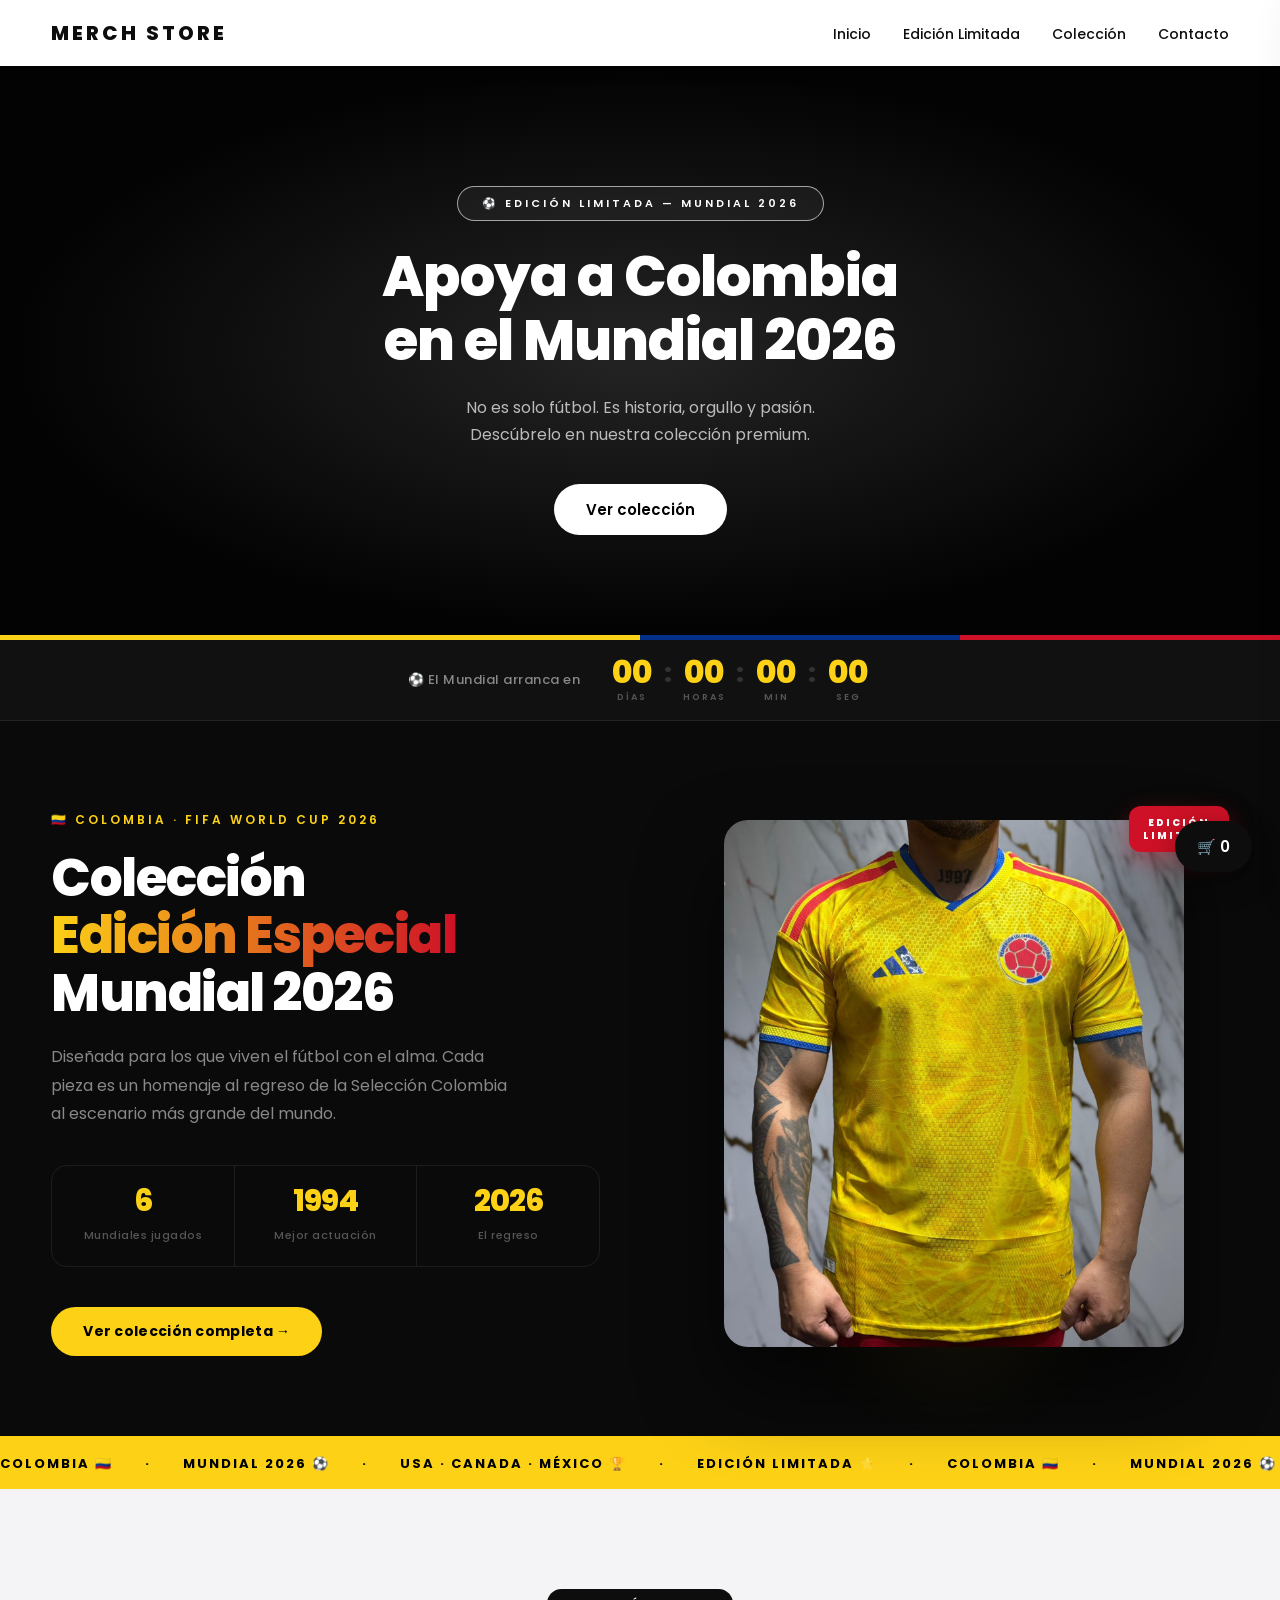
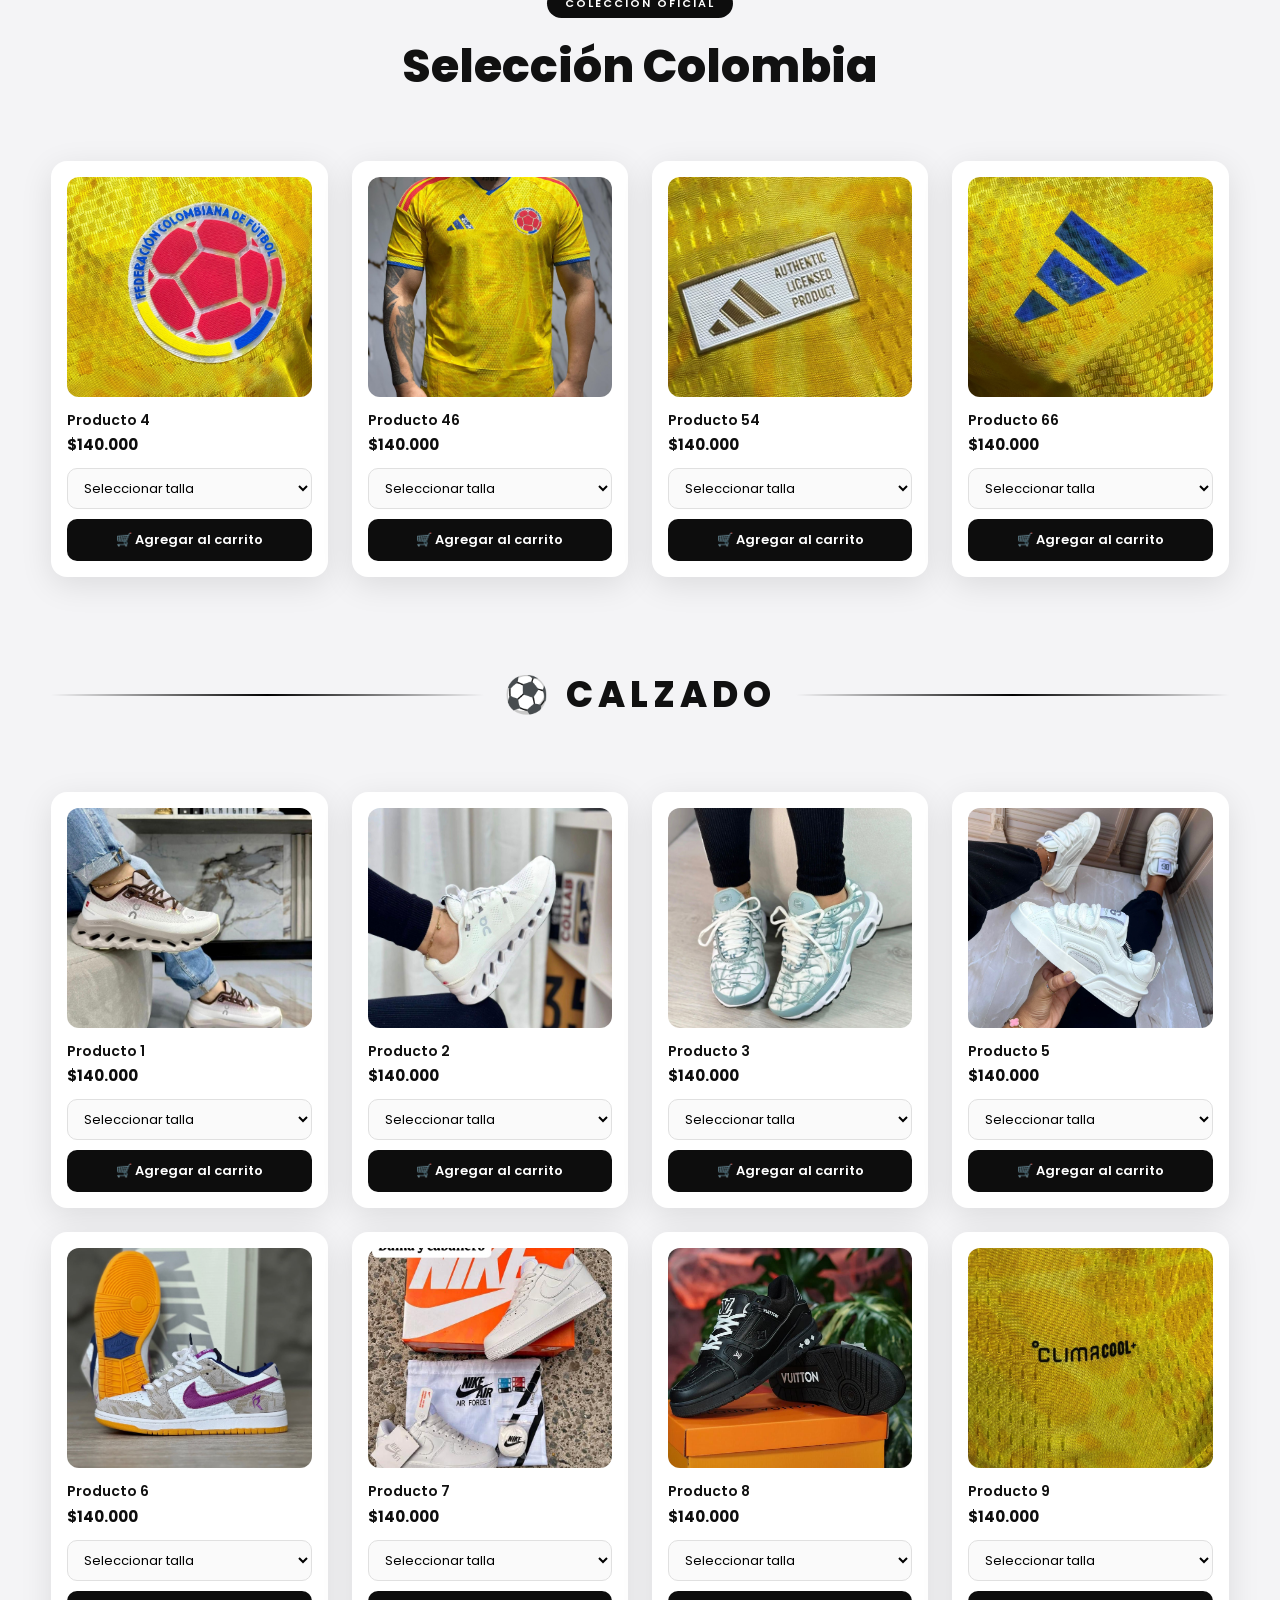
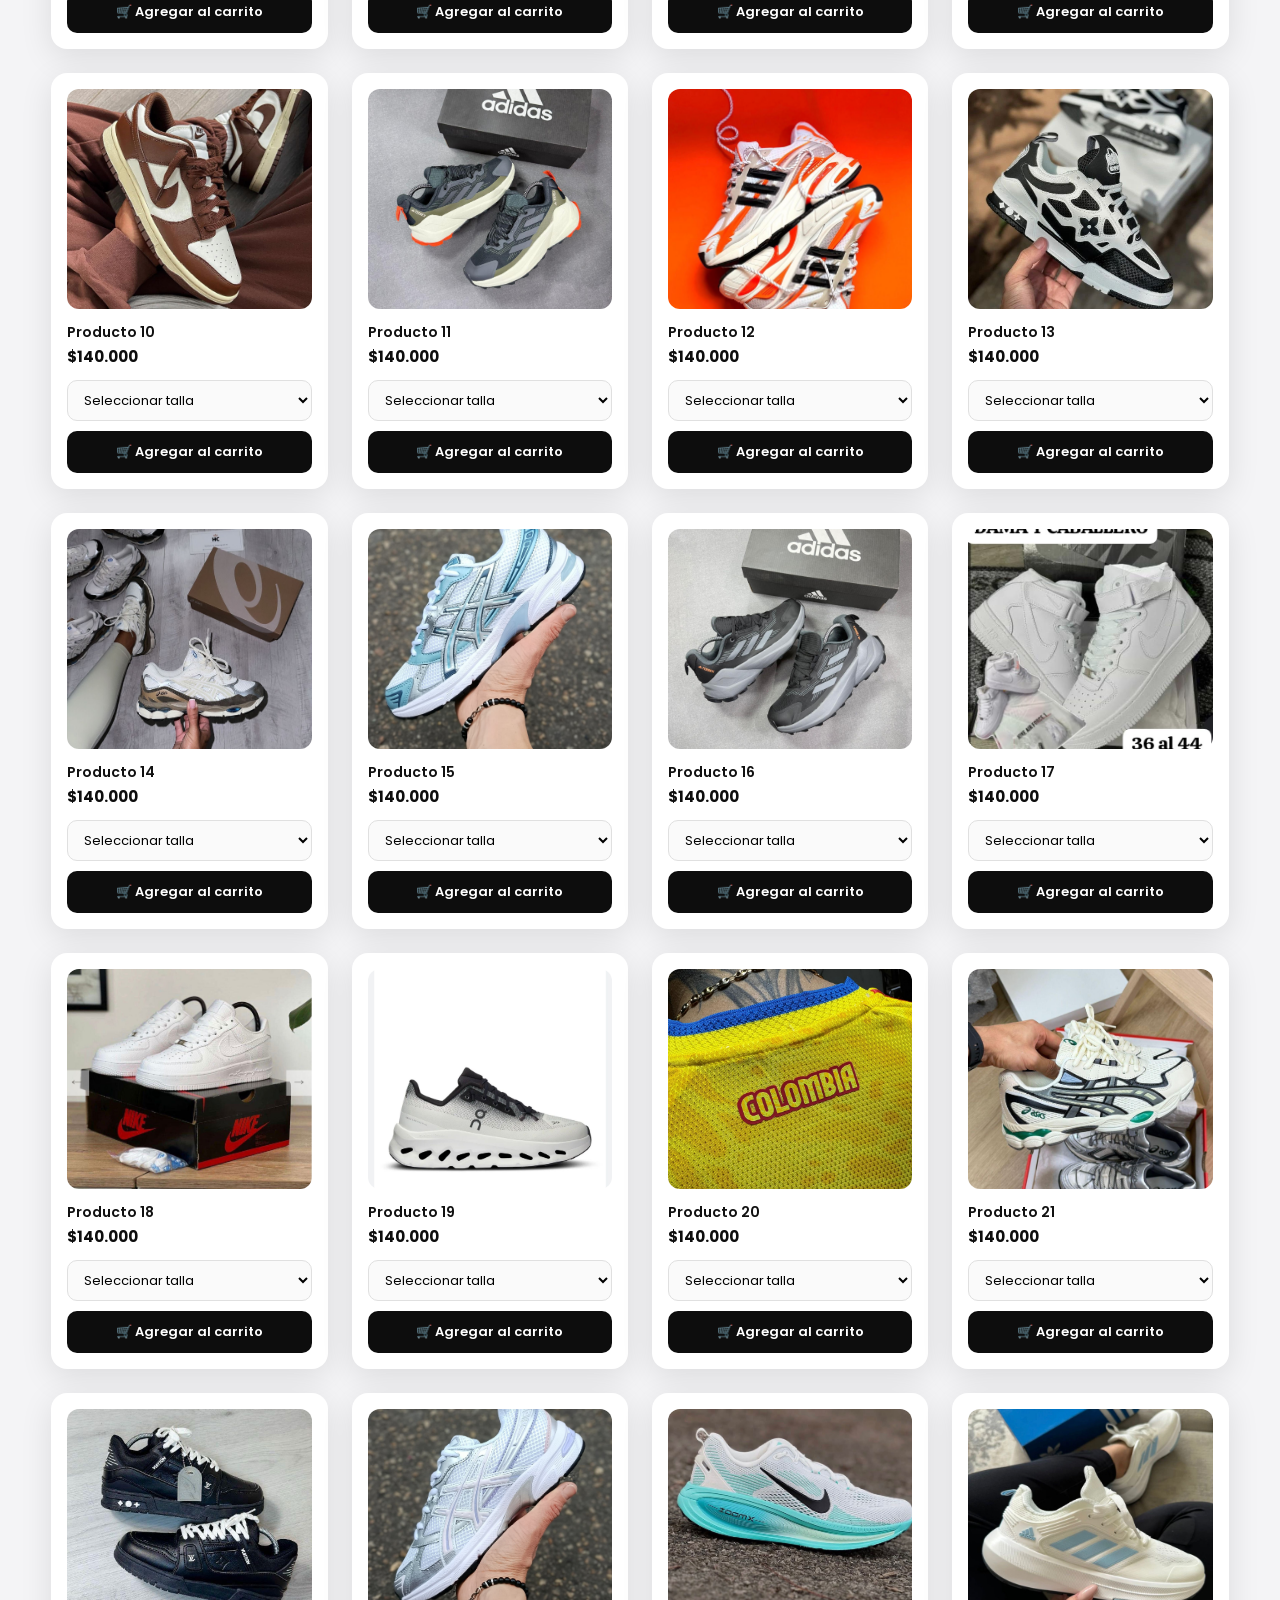
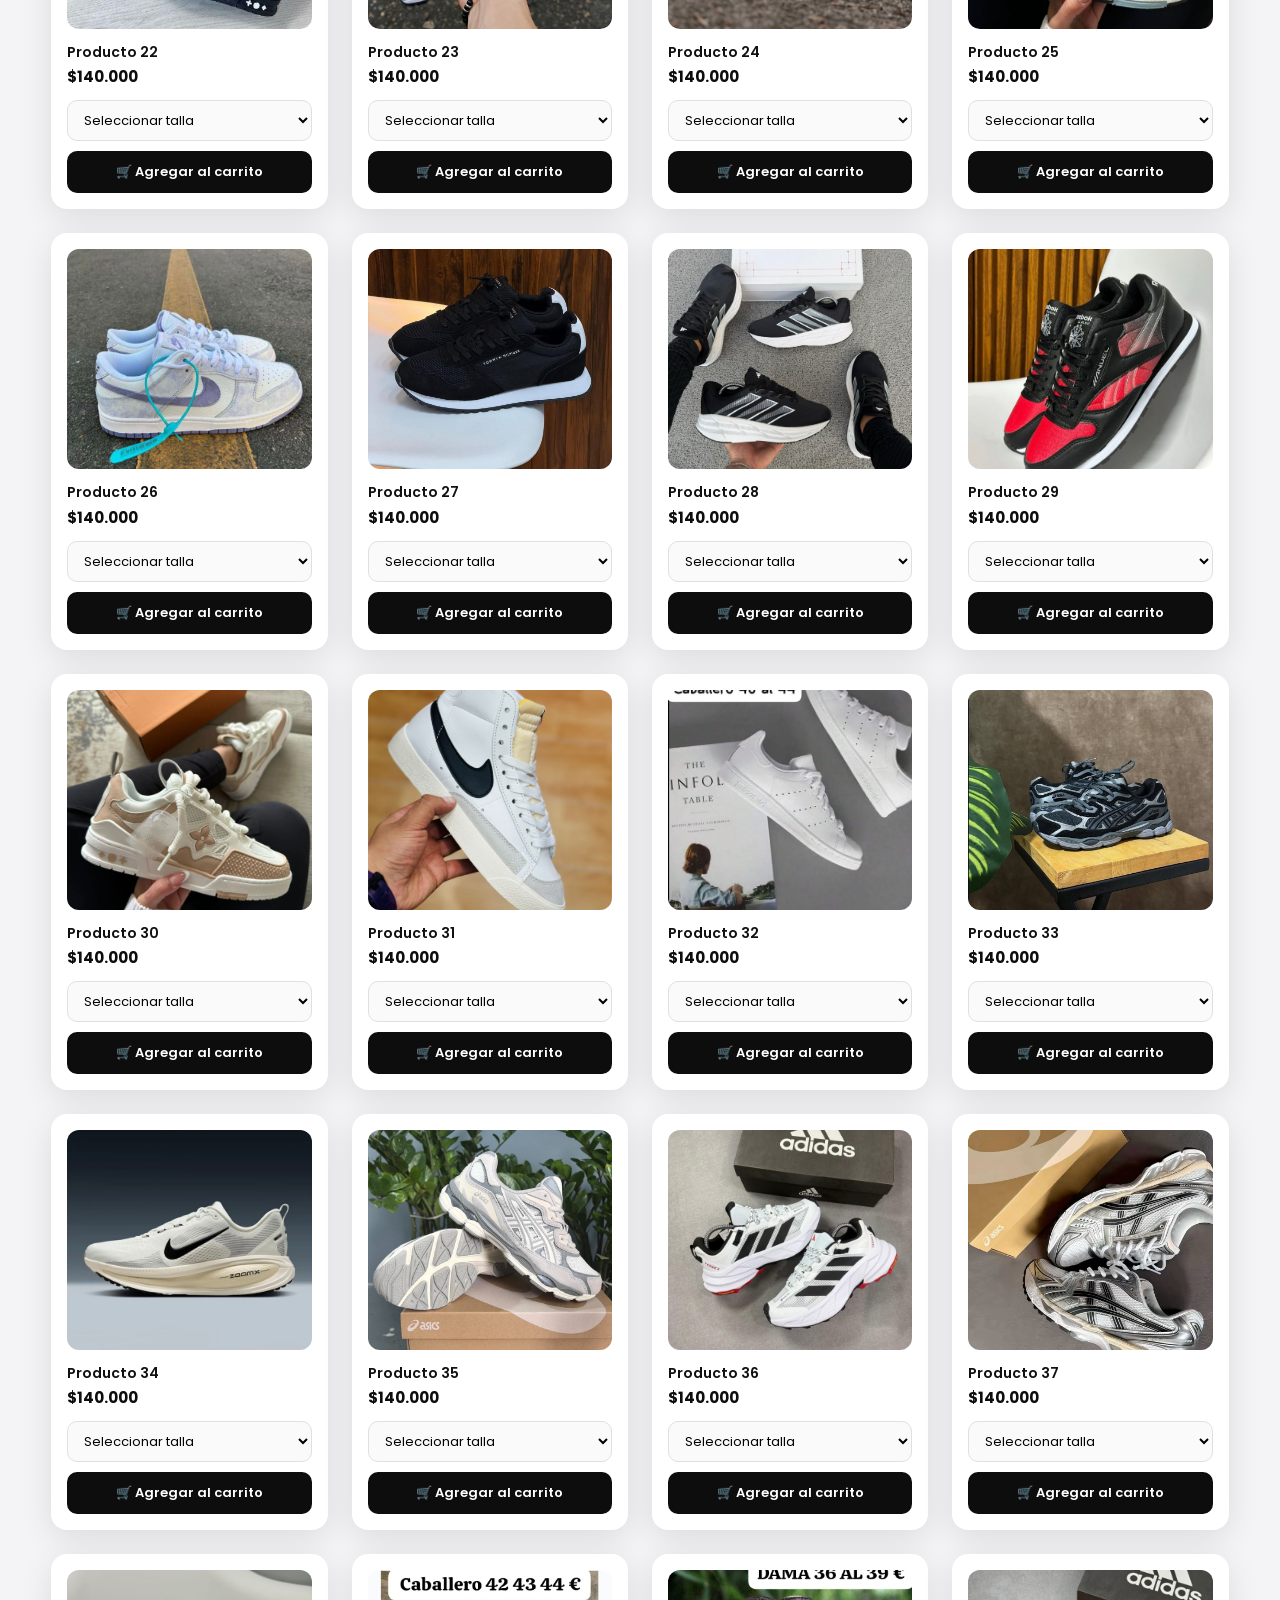
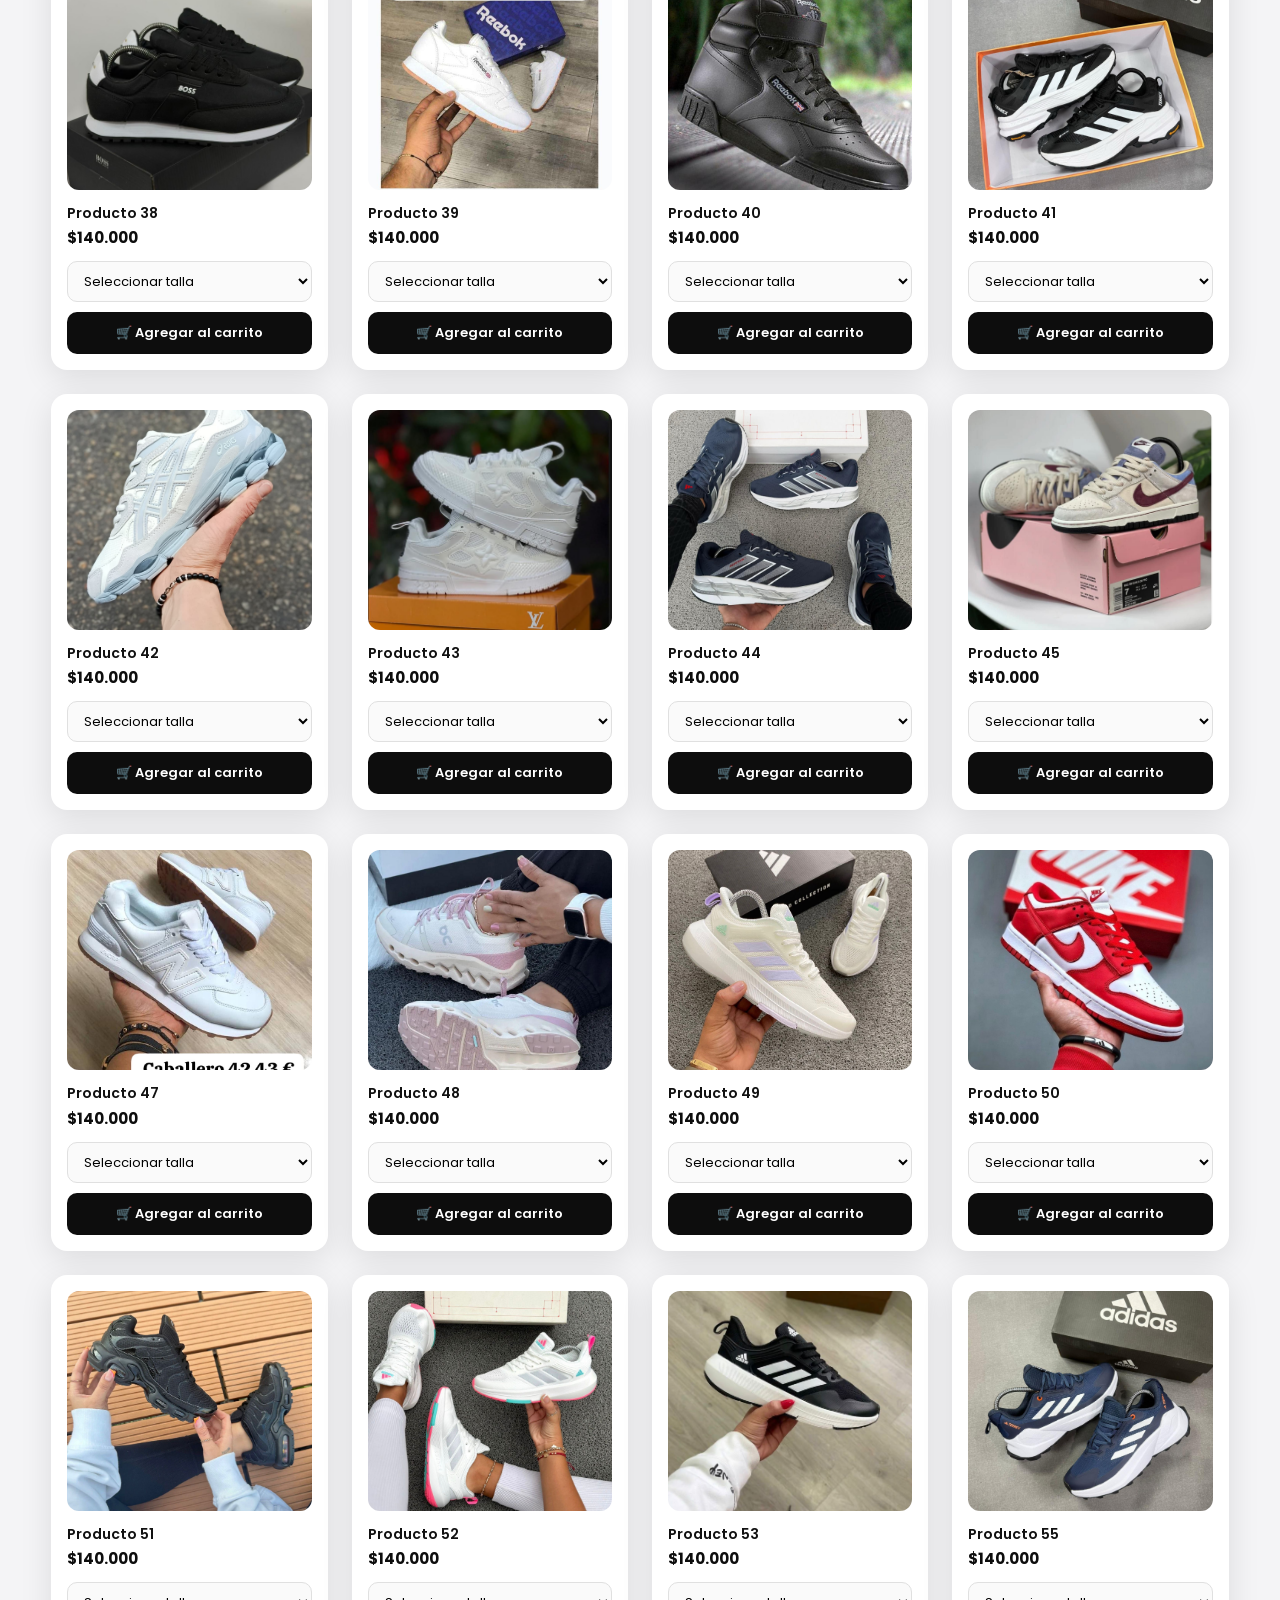
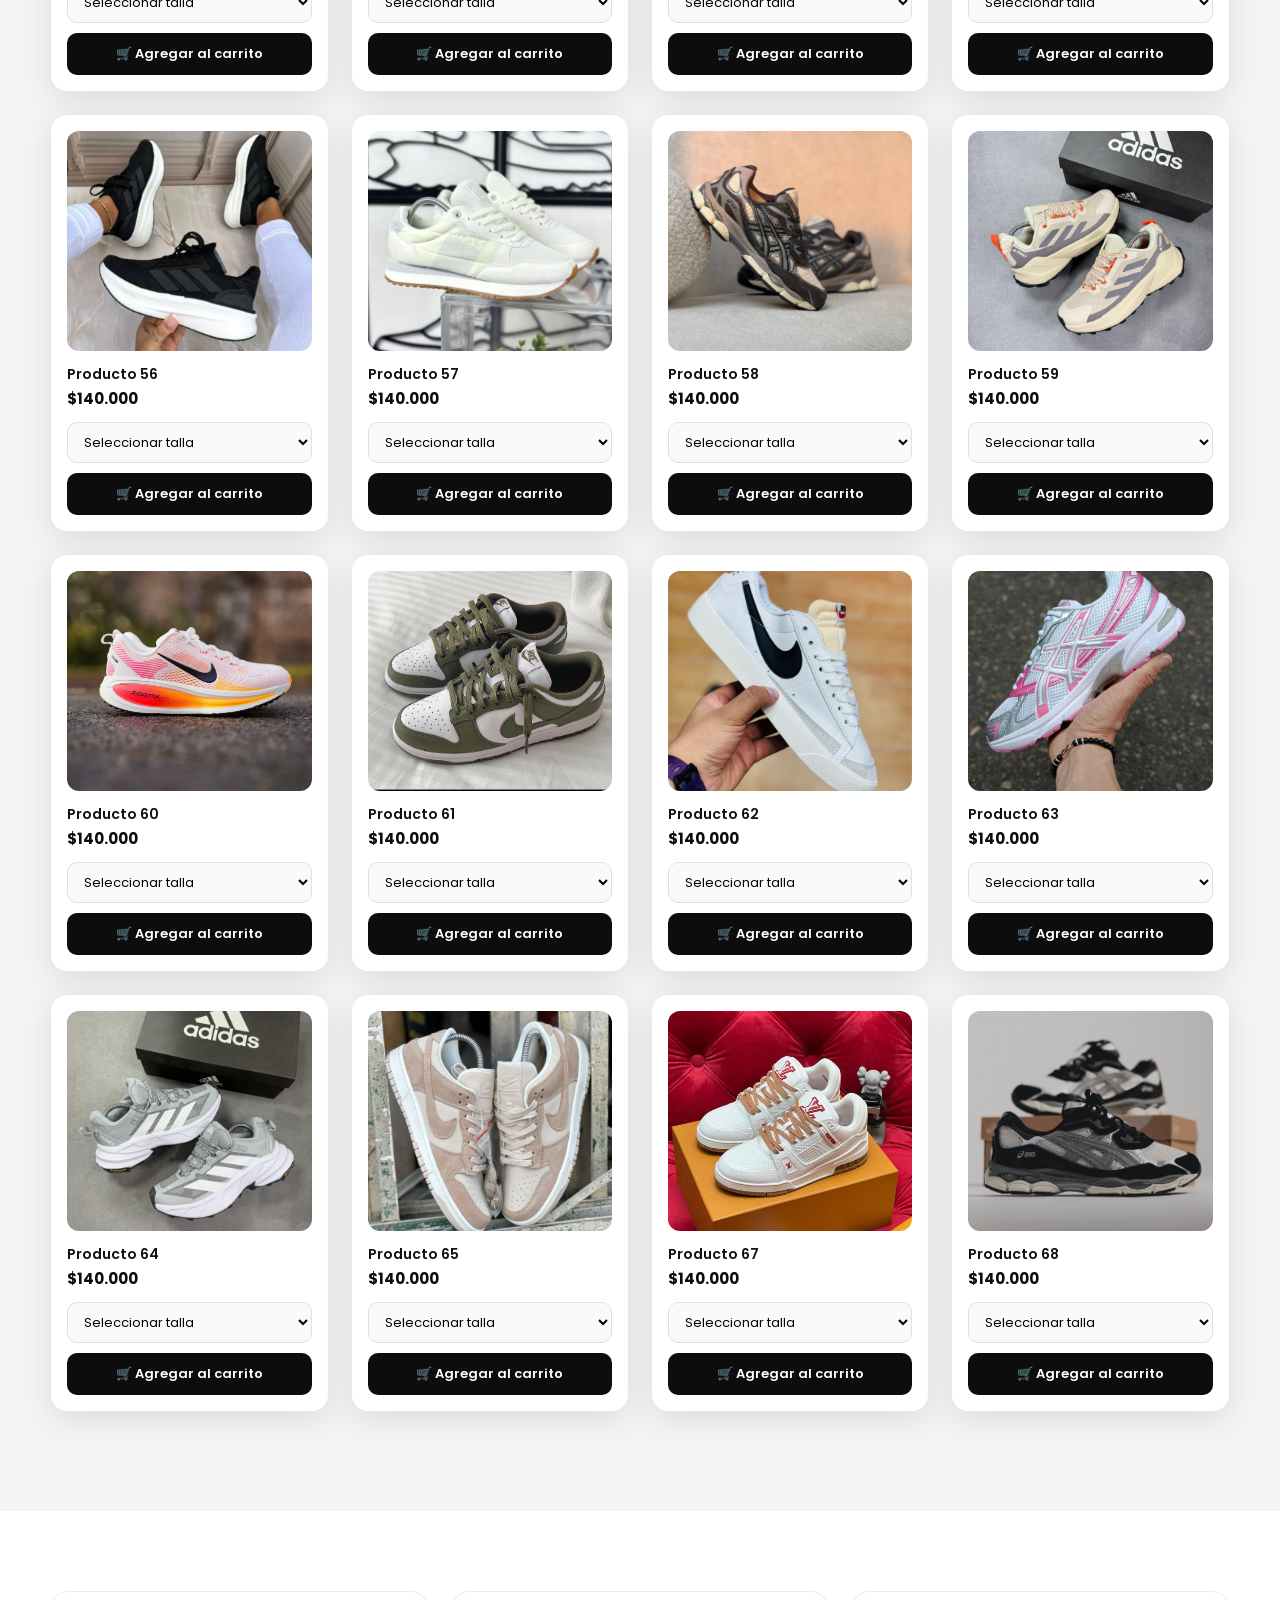
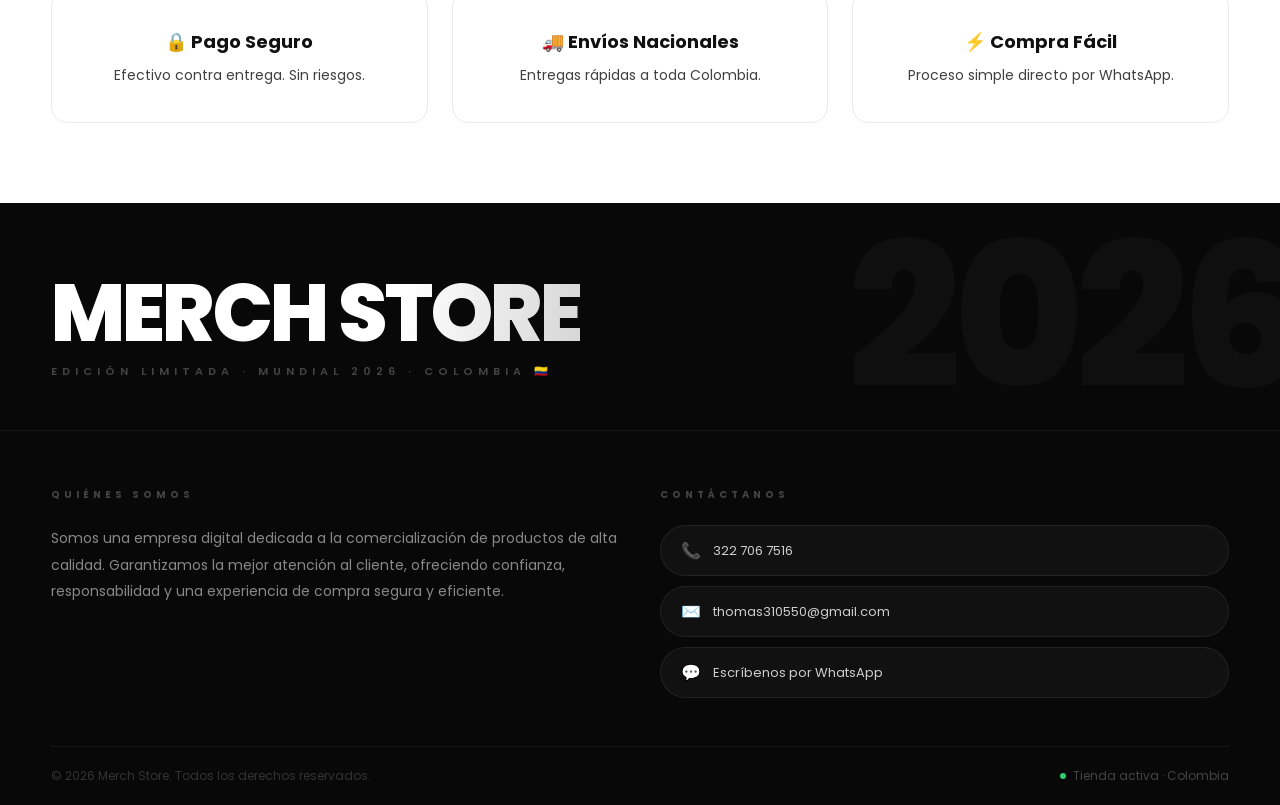
<file: index.html>
<!DOCTYPE html>
<html lang="es">
<head>
<meta charset="UTF-8">
<meta name="viewport" content="width=device-width, initial-scale=1.0">
<title>Merch Store | Edición Mundial 2026</title>
<link href="https://fonts.googleapis.com/css2?family=Poppins:wght@300;400;500;600;700;800&display=swap" rel="stylesheet">
<link rel="stylesheet" href="styles.css">
</head>

<body>

<!-- ── HEADER ── -->
<header class="main-header">
    <div class="container nav-container">
        <div class="logo">MERCH STORE</div>

        <!-- Hamburger (solo móvil) -->
        <button class="hamburger" id="hamburger" aria-label="Abrir menú">
            <span></span><span></span><span></span>
        </button>

        <nav id="mainNav">
            <ul>
                <li><a href="#inicio">Inicio</a></li>
                <li><a href="#mundial">Edición Limitada</a></li>
                <li><a href="#productos">Colección</a></li>
                <li><a href="#contacto">Contacto</a></li>
            </ul>
        </nav>
    </div>
</header>

<!-- ── CARRITO FLOTANTE ── -->
<div class="cart-icon" onclick="toggleCart()">
    🛒 <span id="cartCount">0</span>
</div>

<!-- ── HERO ── -->
<section class="hero" id="inicio">
    <div class="hero-content">
        <div class="limited-badge">⚽ Edición Limitada — Mundial 2026</div>
        <h1>Apoya a Colombia<br>en el Mundial 2026</h1>
        <p>No es solo fútbol. Es historia, orgullo y pasión.<br>Descúbrelo en nuestra colección premium.</p>
        <a href="#productos" class="primary-btn">Ver colección</a>
    </div>
</section>

<!-- ── MUNDIAL ── -->
<section id="mundial" class="mundial-section">

    <!-- Franja de bandera Colombia -->
    <div class="col-flag-bar">
        <div class="flag-yellow"></div>
        <div class="flag-blue"></div>
        <div class="flag-red"></div>
    </div>

    <!-- Contador regresivo -->
    <div class="countdown-bar">
        <div class="container countdown-inner">
            <span class="countdown-label">⚽ El Mundial arranca en</span>
            <div class="countdown-clocks">
                <div class="clock-unit"><span id="cd-days">--</span><small>días</small></div>
                <div class="clock-sep">:</div>
                <div class="clock-unit"><span id="cd-hours">--</span><small>horas</small></div>
                <div class="clock-sep">:</div>
                <div class="clock-unit"><span id="cd-mins">--</span><small>min</small></div>
                <div class="clock-sep">:</div>
                <div class="clock-unit"><span id="cd-secs">--</span><small>seg</small></div>
            </div>
        </div>
    </div>

    <!-- Contenido principal -->
    <div class="mundial-body">
        <div class="container mundial-container">

            <!-- Texto -->
            <div class="mundial-text">
                <div class="mundial-eyebrow">🇨🇴 Colombia · FIFA World Cup 2026</div>
                <h2 class="mundial-title">Colección<br><em>Edición Especial</em><br>Mundial 2026</h2>
                <p class="mundial-desc">Diseñada para los que viven el fútbol con el alma. Cada pieza es un homenaje al regreso de la Selección Colombia al escenario más grande del mundo.</p>

                <!-- Stats Colombia -->
                <div class="col-stats">
                    <div class="stat-item">
                        <strong>6</strong>
                        <span>Mundiales jugados</span>
                    </div>
                    <div class="stat-item">
                        <strong>1994</strong>
                        <span>Mejor actuación</span>
                    </div>
                    <div class="stat-item">
                        <strong>2026</strong>
                        <span>El regreso</span>
                    </div>
                </div>

                <a href="#productos" class="mundial-btn">Ver colección completa →</a>
            </div>

            <!-- Imagen con badge -->
            <div class="mundial-image-wrap">
                <div class="mundial-badge-float">EDICIÓN<br>LIMITADA</div>
                <img src="images/producto-46.jpg.JPG" alt="Producto Edición Mundial">
                <div class="mundial-img-glow"></div>
            </div>

        </div>
    </div>

    <!-- Franja inferior texto corrido -->
    <div class="mundial-ticker">
        <div class="ticker-track">
            <span>COLOMBIA 🇨🇴</span><span>·</span>
            <span>MUNDIAL 2026 ⚽</span><span>·</span>
            <span>USA · CANADA · MÉXICO 🏆</span><span>·</span>
            <span>EDICIÓN LIMITADA ⭐</span><span>·</span>
            <span>COLOMBIA 🇨🇴</span><span>·</span>
            <span>MUNDIAL 2026 ⚽</span><span>·</span>
            <span>USA · CANADA · MÉXICO 🏆</span><span>·</span>
            <span>EDICIÓN LIMITADA ⭐</span><span>·</span>
        </div>
    </div>

</section>

<!-- ── PRODUCTOS ── -->
<section id="productos" class="products-section">
    <div class="container">

        <div class="category-header">
            <span class="category-tag">Colección Oficial</span>
            <h2>Selección Colombia</h2>
        </div>

        <div id="seleccionContainer" class="products-grid"></div>

        <div class="modern-divider">
            <div class="divider-line"></div>
            <span>⚽ CALZADO</span>
            <div class="divider-line"></div>
        </div>

        <div id="calzadoContainer" class="products-grid"></div>

    </div>
</section>

<!-- ── BENEFICIOS ── -->
<section class="benefits">
    <div class="container benefits-container">
        <div class="benefit">
            <h3>🔒 Pago Seguro</h3>
            <p>Efectivo contra entrega. Sin riesgos.</p>
        </div>
        <div class="benefit">
            <h3>🚚 Envíos Nacionales</h3>
            <p>Entregas rápidas a toda Colombia.</p>
        </div>
        <div class="benefit">
            <h3>⚡ Compra Fácil</h3>
            <p>Proceso simple directo por WhatsApp.</p>
        </div>
    </div>
</section>

<!-- ── SIDEBAR CARRITO ── -->
<div id="cartSidebar" class="cart-sidebar">
    <div class="cart-header">
        <span>🛒 Tu carrito</span>
        <span onclick="toggleCart()">✕</span>
    </div>
    <div id="cartItems" class="cart-items"></div>
    <div class="cart-footer">
        <h4>Total: $<span id="cartTotal">0</span></h4>
        <button class="primary-btn" onclick="openCheckout()">Finalizar pedido →</button>
    </div>
</div>

<!-- ── MODAL PEDIDO ── -->
<div id="purchaseModal" class="purchase-modal">
    <div class="purchase-card">
        <span onclick="closePurchase()" class="close-btn">×</span>
        <h2>Finalizar pedido</h2>
        <input type="text" id="customerName" placeholder="Nombre completo">
        <input type="text" id="customerCity" placeholder="Ciudad">
        <input type="text" id="customerAddress" placeholder="Dirección de entrega">
        <input type="tel" id="customerPhone" placeholder="Tu WhatsApp">
        <button onclick="sendWhatsAppOrder()" class="primary-btn">
            ✅ Confirmar por WhatsApp
        </button>
    </div>
</div>

<!-- ── TOAST ── -->
<div id="toast" class="toast">✔ Producto agregado al carrito</div>

<!-- ── FOOTER ── -->
<footer id="contacto" class="footer">

    <!-- Nombre grande -->
    <div class="footer-hero">
        <div class="container">
            <div class="footer-brand-name">MERCH STORE</div>
            <div class="footer-brand-sub">Edición Limitada · Mundial 2026 · Colombia 🇨🇴</div>
        </div>
    </div>

    <!-- Info -->
    <div class="container">
        <div class="footer-container">

            <div class="footer-section">
                <h3>Quiénes Somos</h3>
                <p>Somos una empresa digital dedicada a la comercialización de productos de alta calidad. Garantizamos la mejor atención al cliente, ofreciendo confianza, responsabilidad y una experiencia de compra segura y eficiente.</p>
            </div>

            <div class="footer-section">
                <h3>Contáctanos</h3>
                <div class="contact-pills">
                    <a class="contact-pill" href="tel:3227067516">
                        <span class="pill-icon">📞</span>
                        322 706 7516
                    </a>
                    <a class="contact-pill" href="mailto:thomas310550@gmail.com">
                        <span class="pill-icon">✉️</span>
                        thomas310550@gmail.com
                    </a>
                    <a class="contact-pill" href="https://wa.me/573227067516" target="_blank">
                        <span class="pill-icon">💬</span>
                        Escríbenos por WhatsApp
                    </a>
                </div>
            </div>

        </div>

        <div class="footer-bottom">
            <span class="footer-bottom-left">© 2026 Merch Store. Todos los derechos reservados.</span>
            <span class="footer-bottom-right">
                <span class="live-dot"></span>
                Tienda activa · Colombia
            </span>
        </div>
    </div>

</footer>

<script src="script.js"></script>
</body>
</html>
</file>
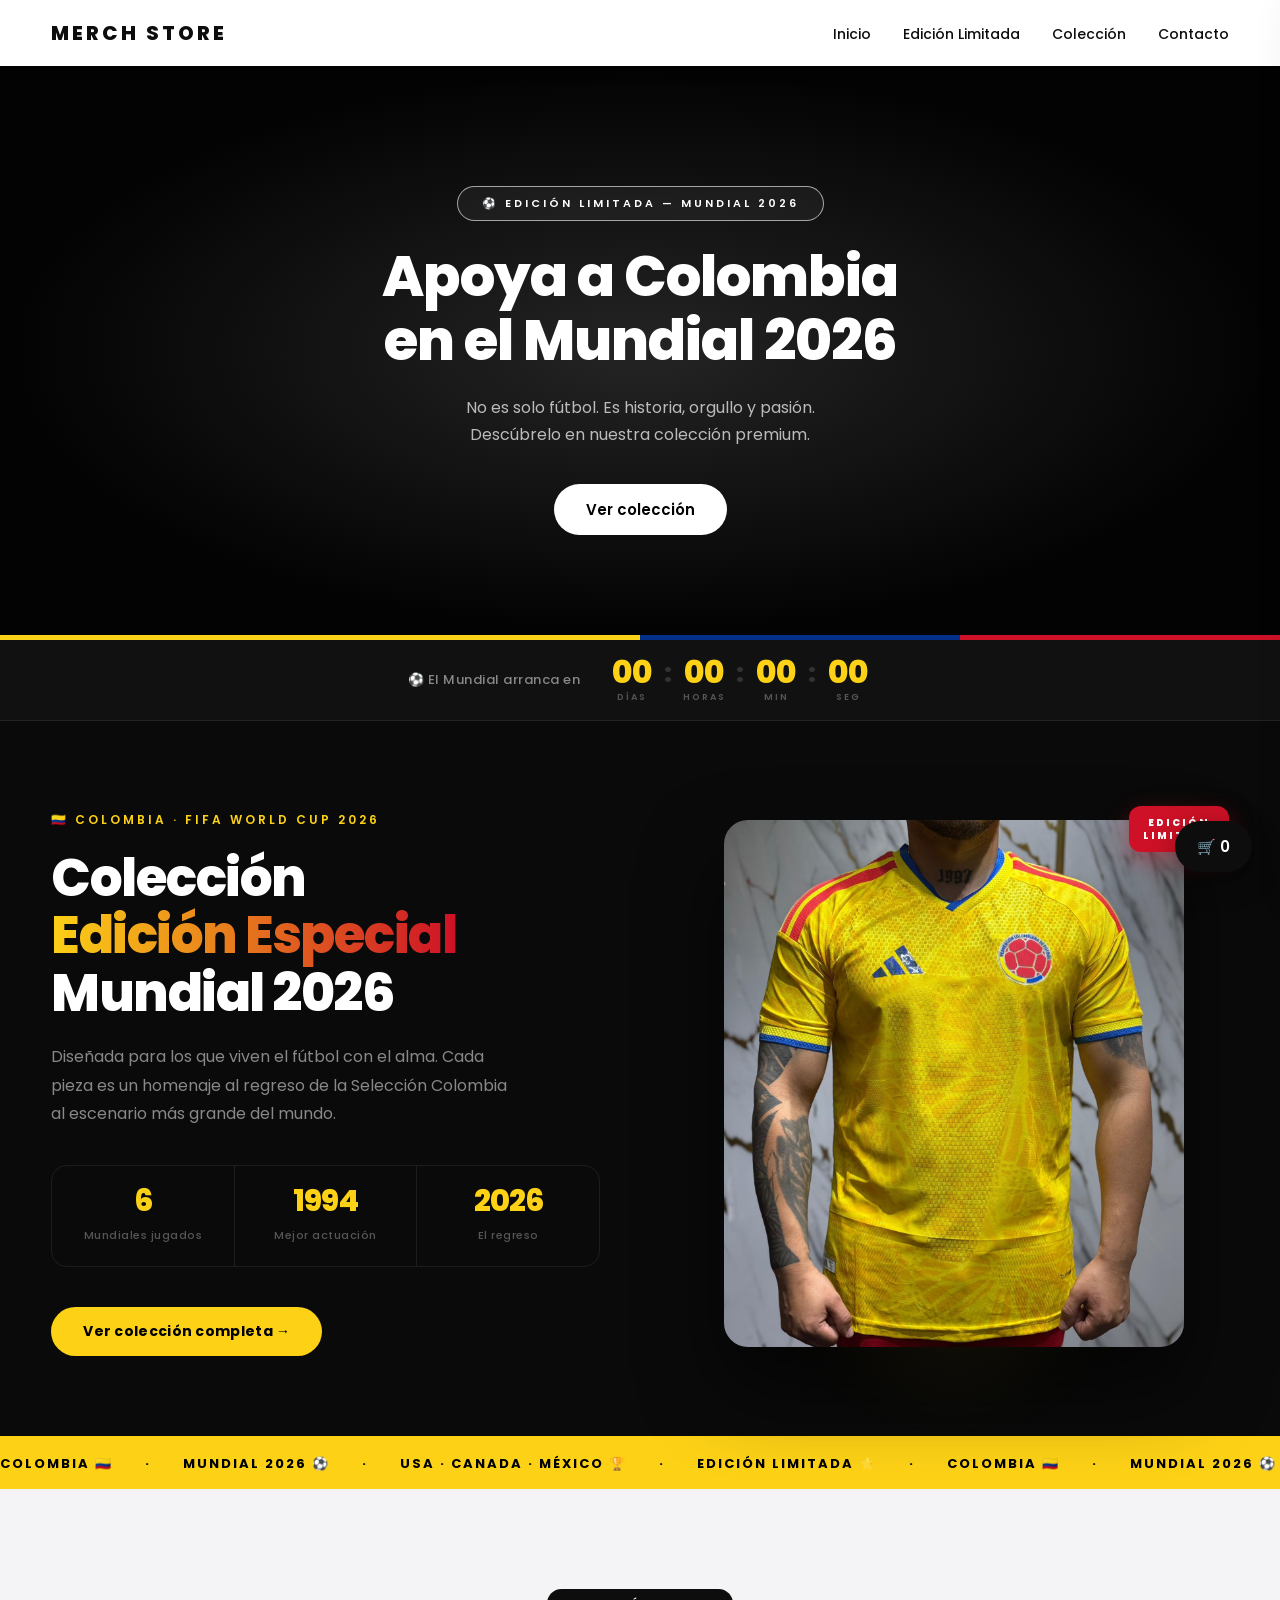
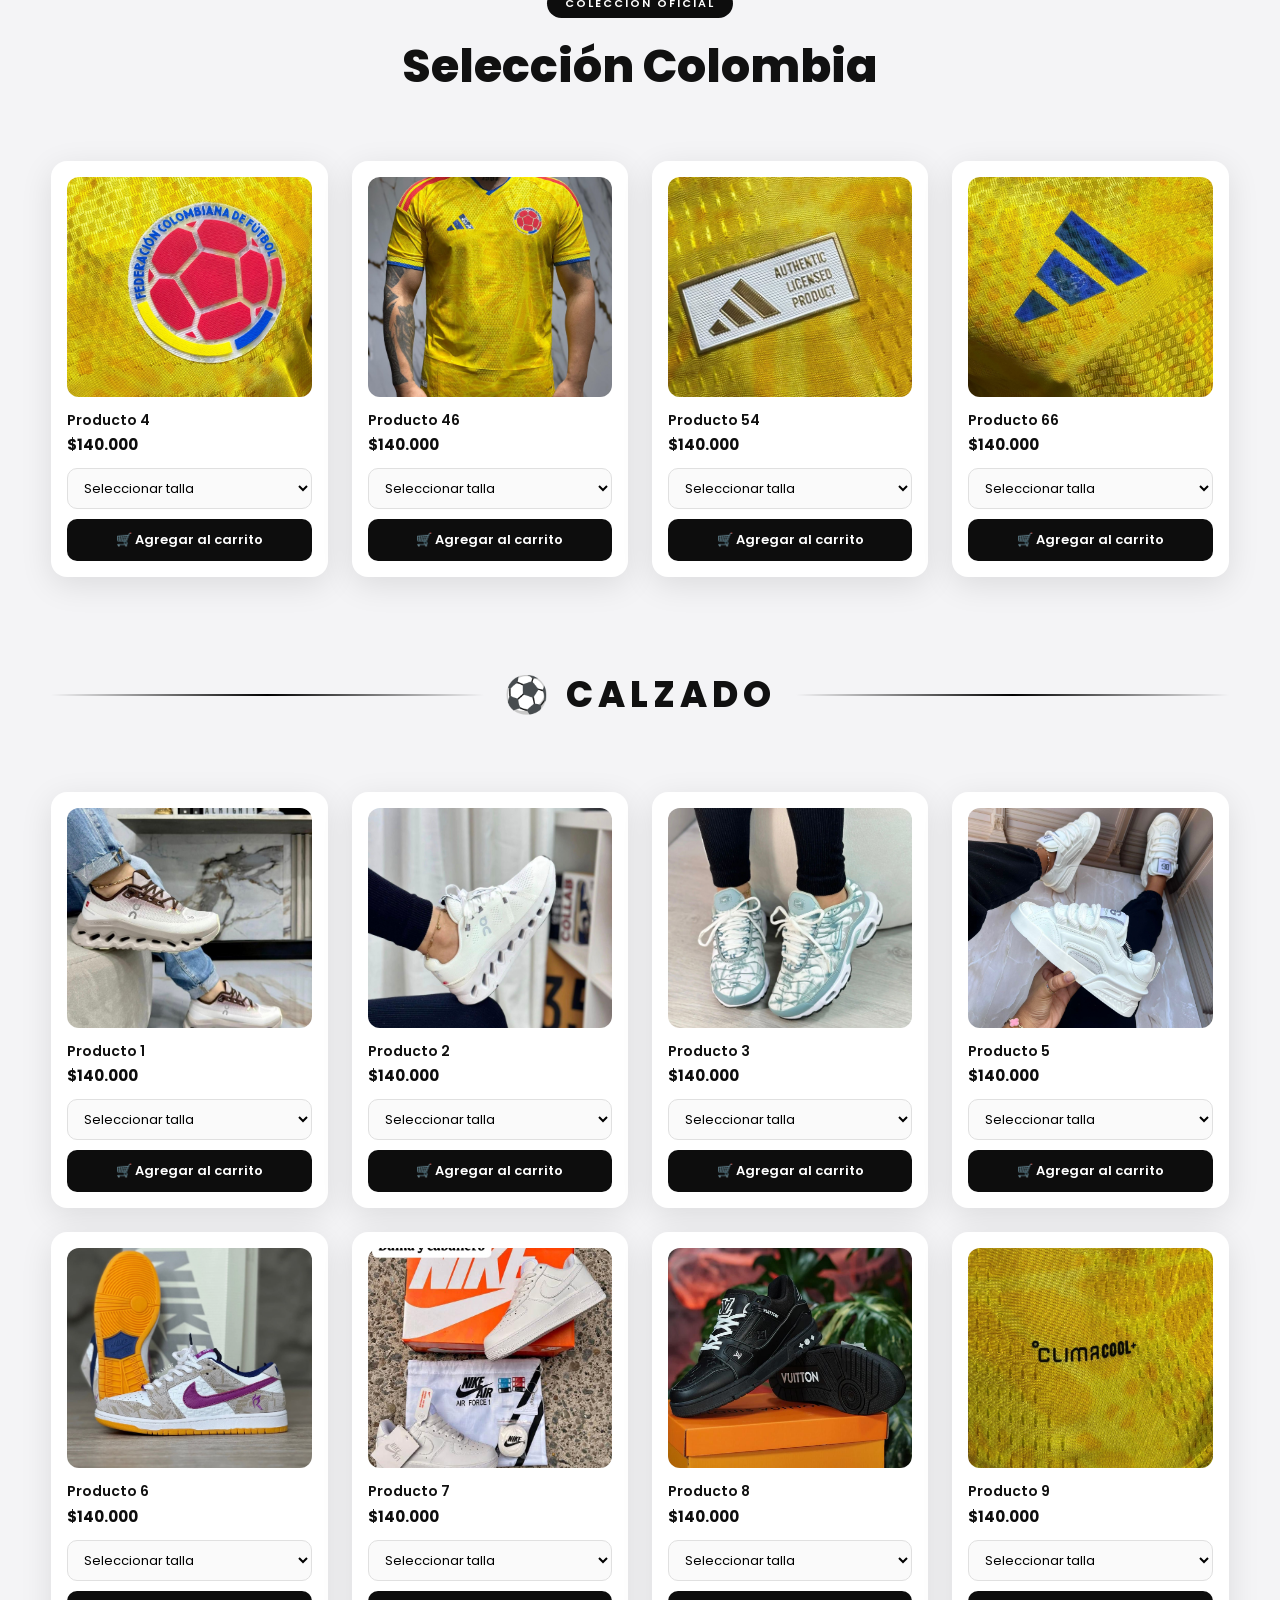
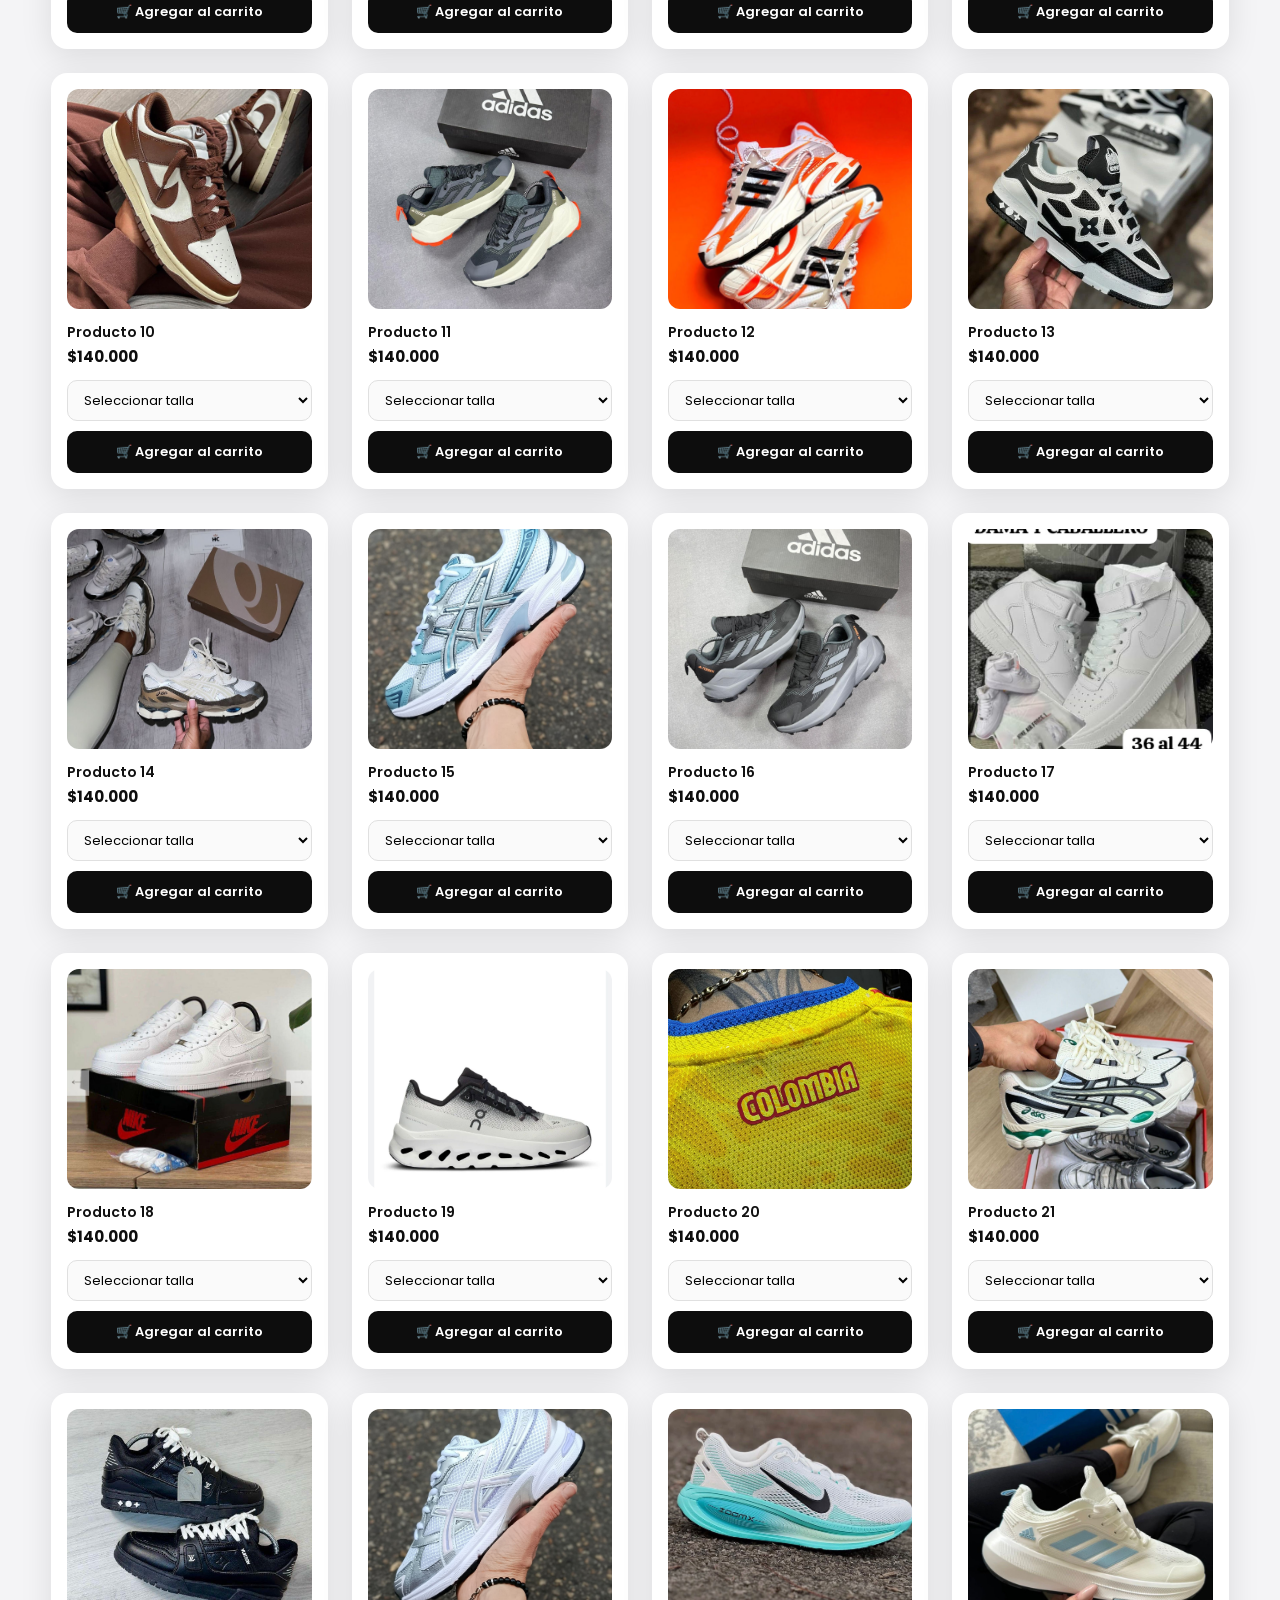
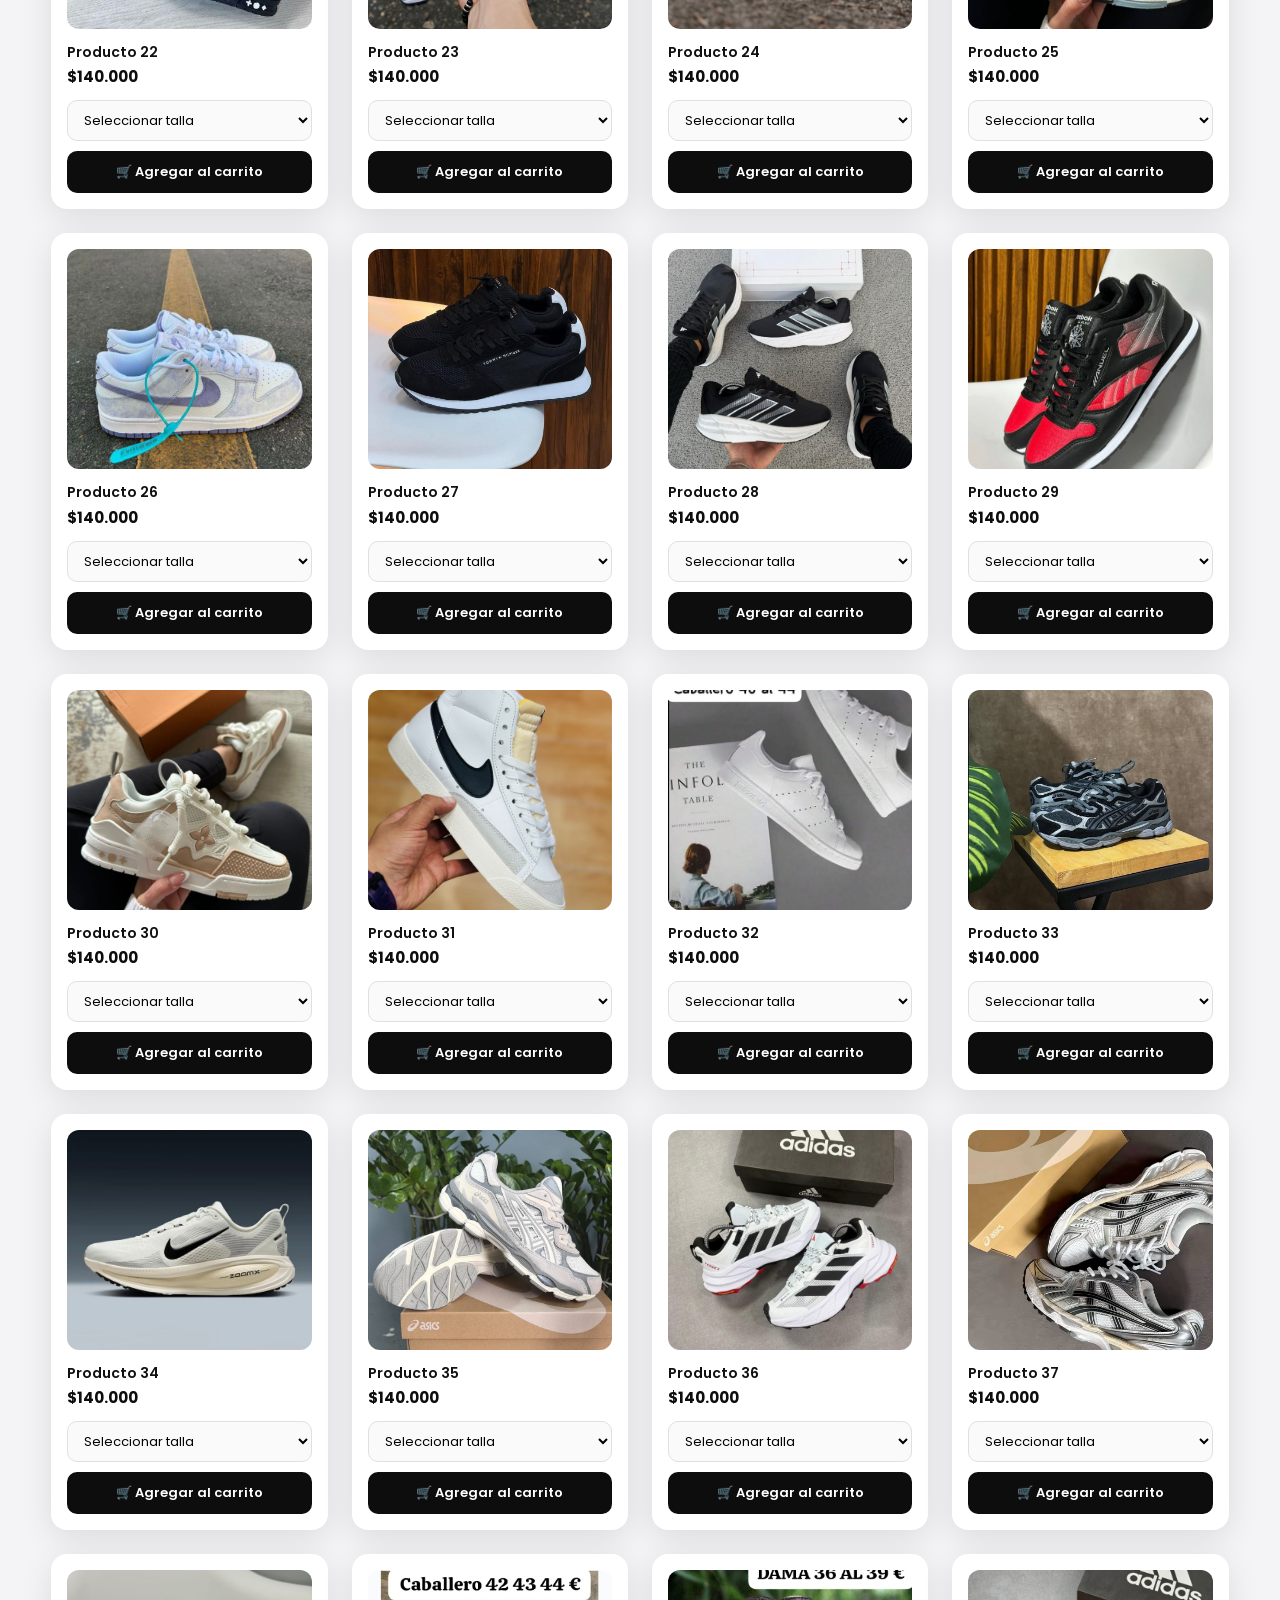
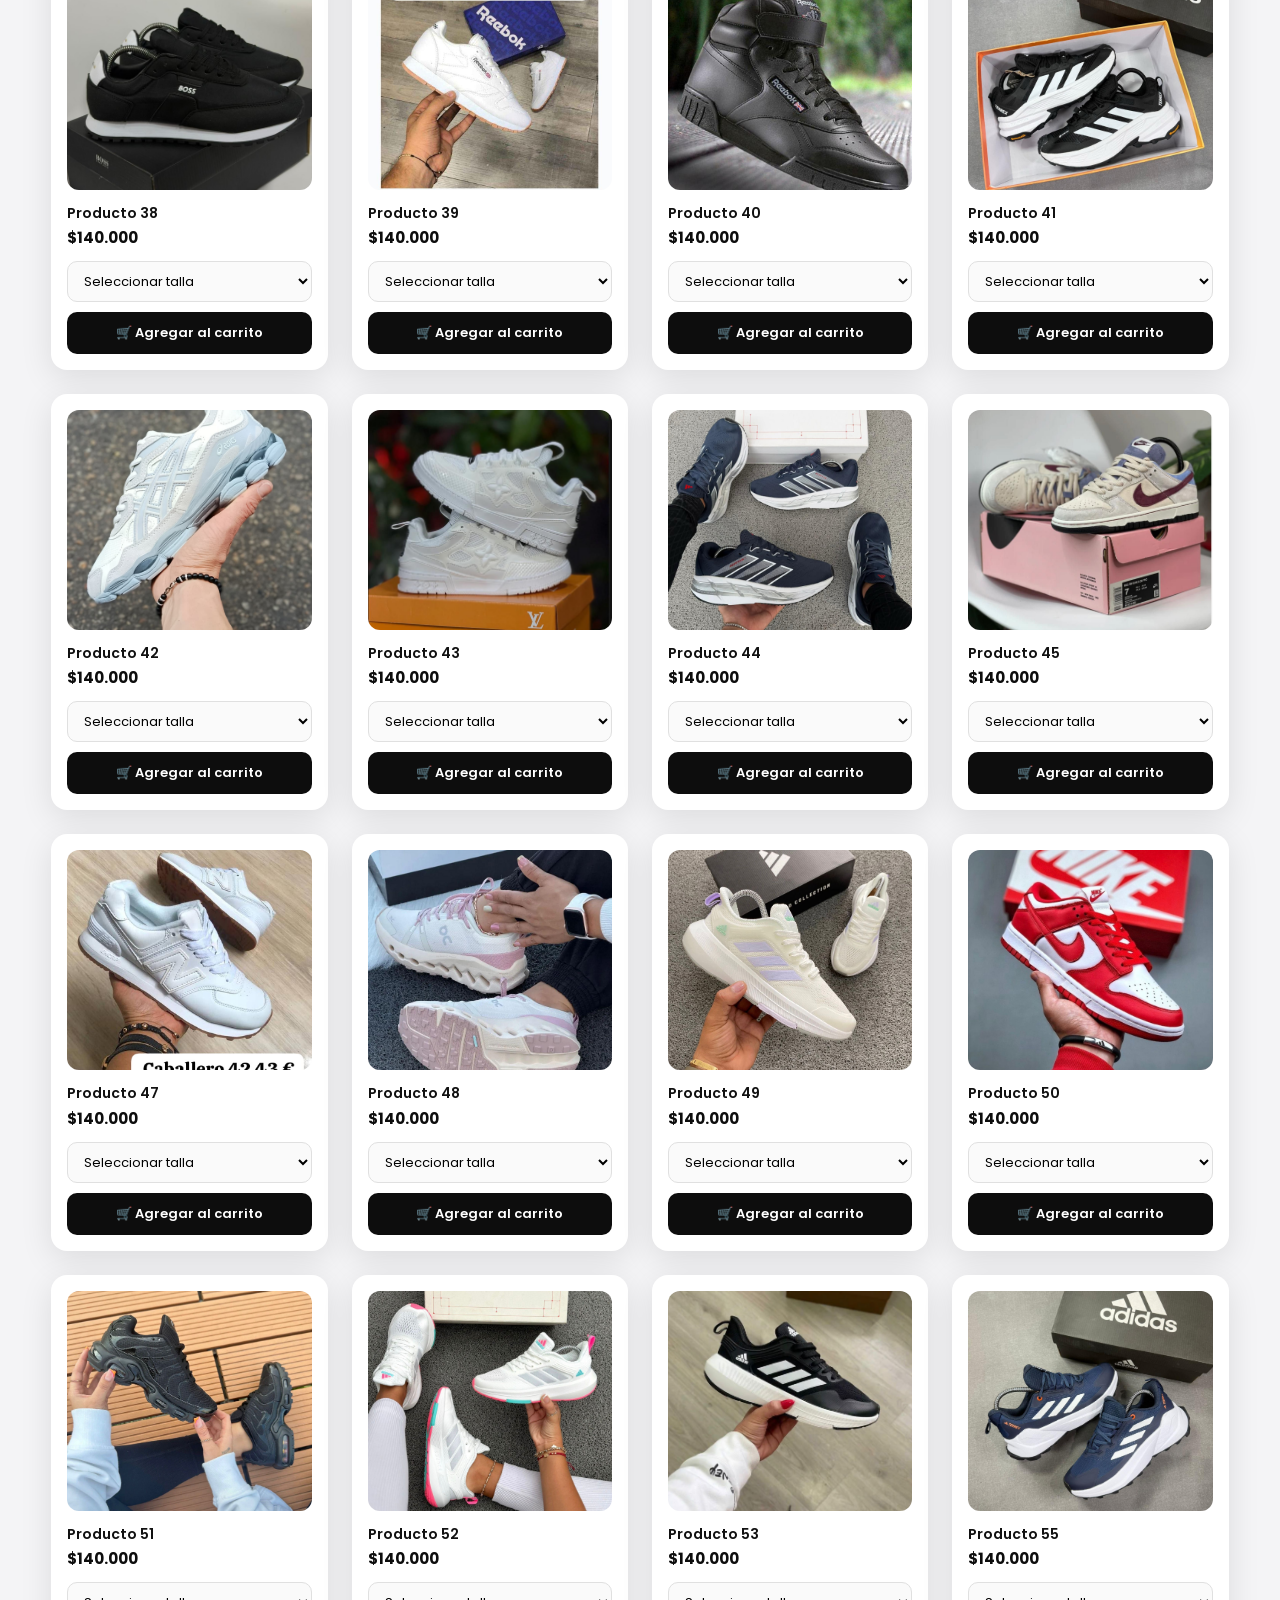
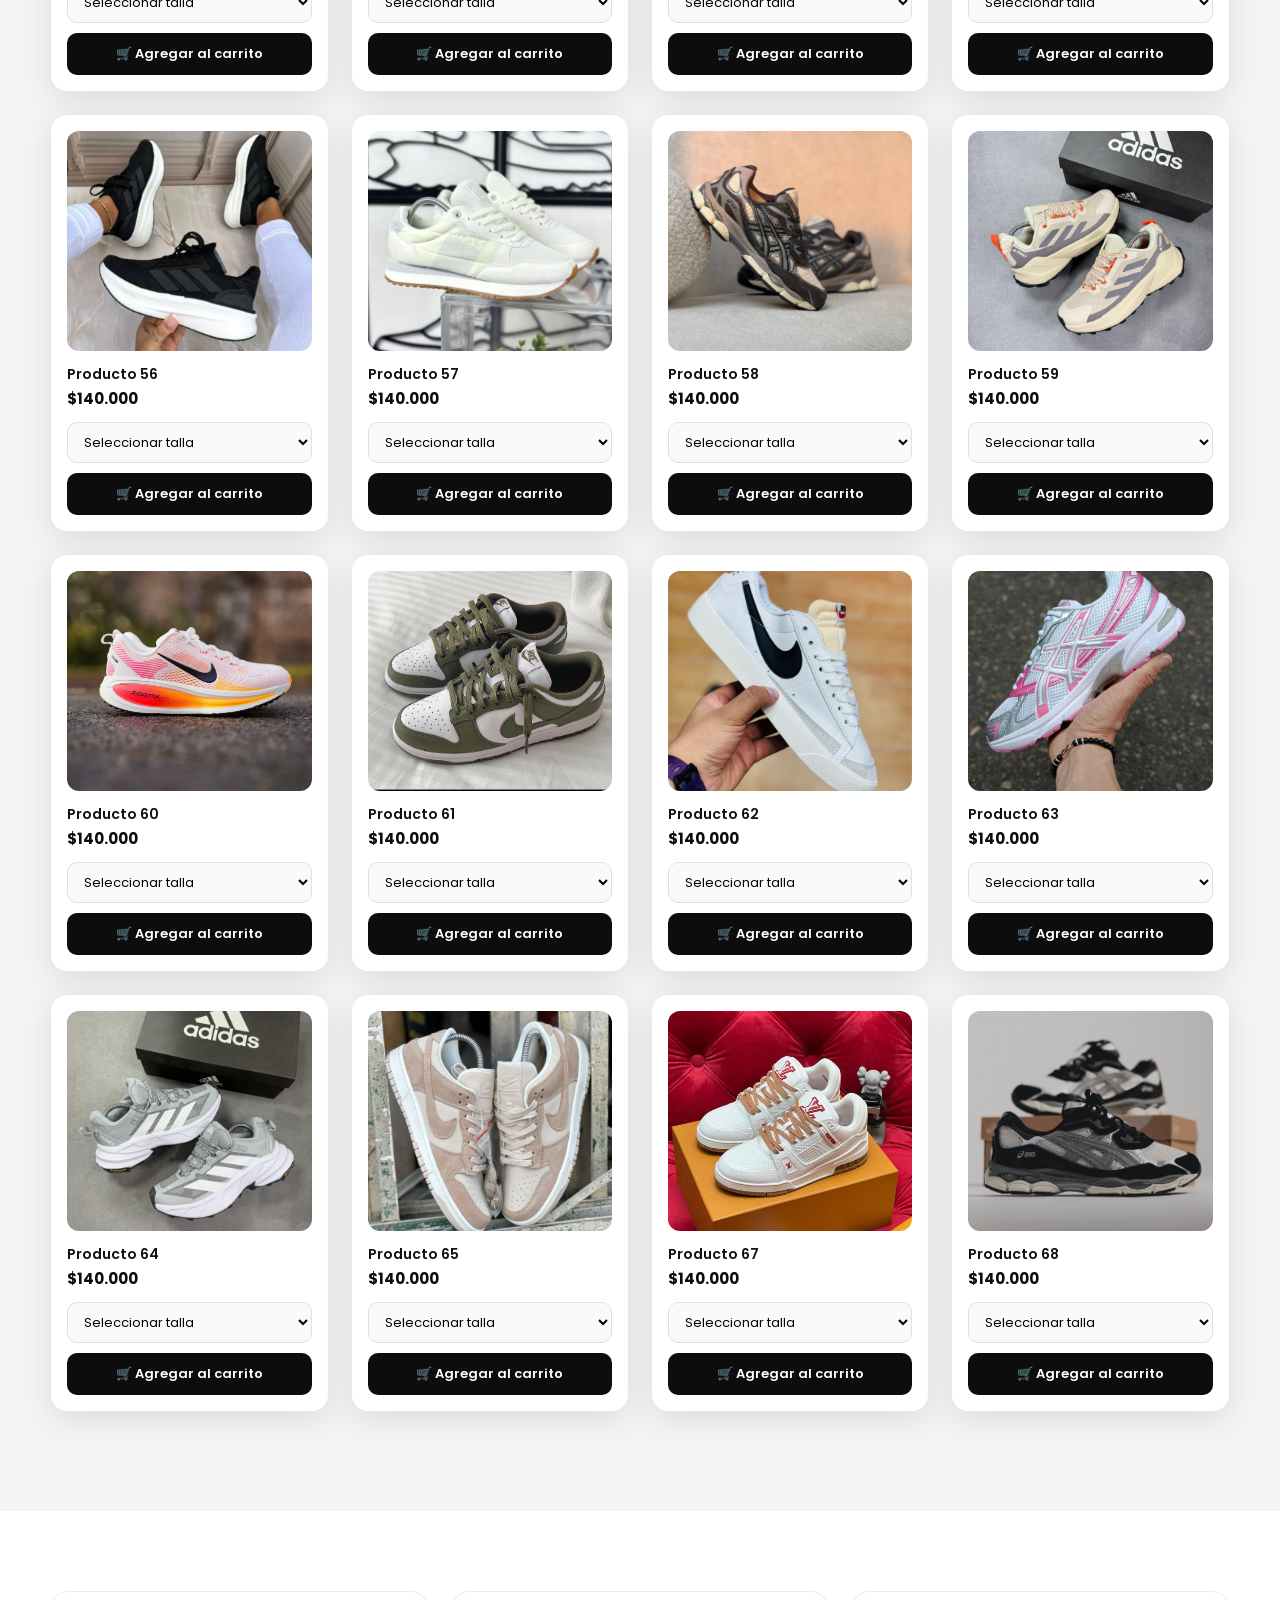
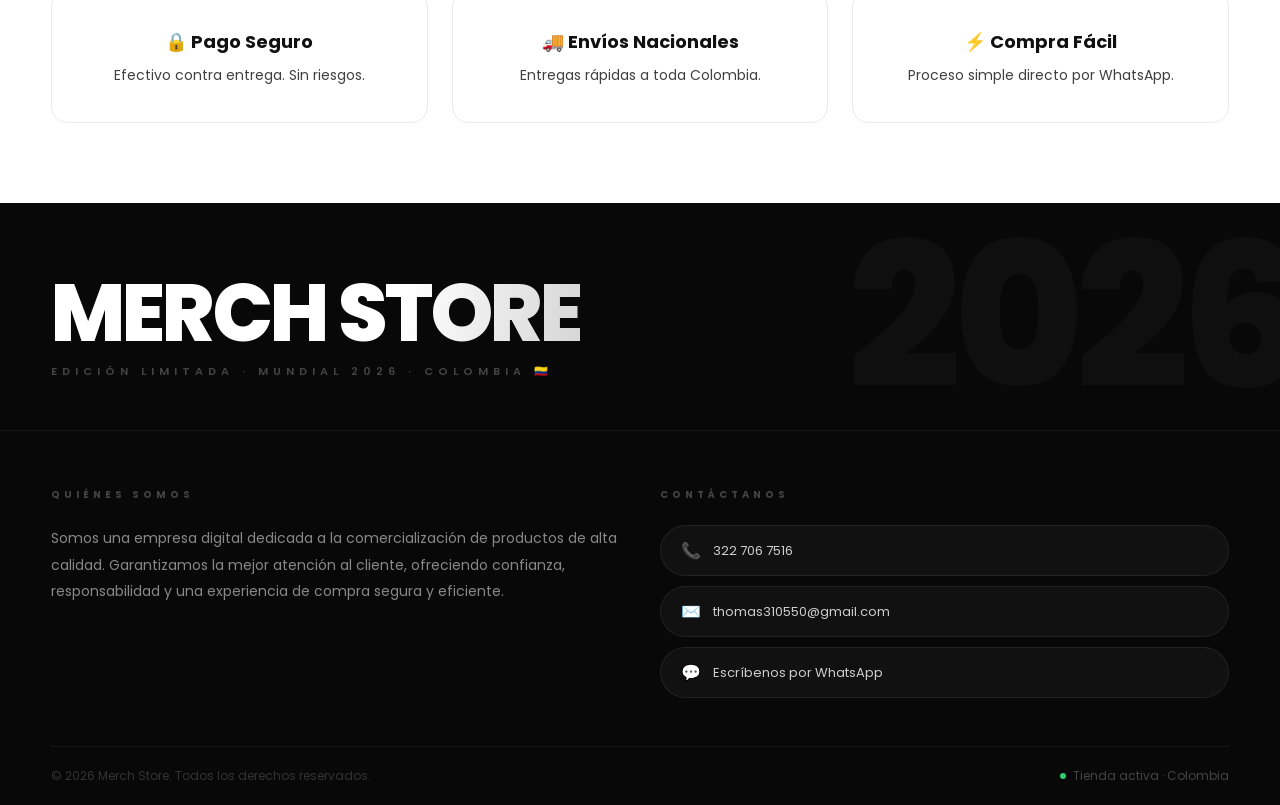
<file: compra.html>
<!DOCTYPE html>
<html lang="es">
<head>
  <meta charset="UTF-8">
  <meta name="viewport" content="width=device-width, initial-scale=1.0">
  <title>Confirmar Compra</title>
  <link rel="stylesheet" href="styles.css">
</head>
<body>

  <main class="compra-page">
    <h1>Confirmar Compra</h1>

    <div class="compra-card">
      <img id="prodImagen" src="" alt="Imagen del producto">

      <div class="compra-detalles">
        <h2 id="prodNombre">Producto</h2>
        <p>Precio: $<span id="prodPrecio">0</span></p>

        <label>Cantidad:
          <input id="prodCantidad" type="number" min="1" value="1">
        </label>

        <div class="compra-acciones">
          <button id="confirmarCompra" class="primary-btn">Confirmar compra</button>
          <button id="volverBtn" class="secondary-btn">Volver</button>
        </div>
      </div>
    </div>
  </main>

  <script>
    document.addEventListener('DOMContentLoaded', function(){
      const imgEl = document.getElementById('prodImagen');
      const nameEl = document.getElementById('prodNombre');
      const priceEl = document.getElementById('prodPrecio');
      const qtyEl = document.getElementById('prodCantidad');
      const confirmBtn = document.getElementById('confirmarCompra');
      const backBtn = document.getElementById('volverBtn');

      const raw = localStorage.getItem('selectedProduct');
      if(!raw){
        // Si no hay producto, volvemos al inicio
        alert('No se encontró ningún producto seleccionado.');
        window.location.href = 'index.html';
        return;
      }

      const product = JSON.parse(raw);

      imgEl.src = product.image || '';
      imgEl.alt = product.name || 'Producto';
      nameEl.innerText = product.name || '';
      priceEl.innerText = product.price || 0;

      confirmBtn.addEventListener('click', function(){
        alert('Compra realizada con éxito');
        localStorage.clear();
        window.location.href = 'index.html';
      });

      backBtn.addEventListener('click', function(){
        history.back();
      });
    });
  </script>

</body>
</html>
</file>
<file: styles.css>
/* ============================================================
   MERCH STORE — STYLES (LIMPIO & RESPONSIVE)
   ============================================================ */

/* ── RESET ── */
*, *::before, *::after {
    margin: 0;
    padding: 0;
    box-sizing: border-box;
}

html { scroll-behavior: smooth; }

body {
    font-family: 'Poppins', sans-serif;
    background: #f4f4f6;
    color: #111;
    overflow-x: hidden;
}

/* ── VARIABLES ── */
:root {
    --black:   #0d0d0d;
    --dark:    #1a1a1a;
    --gray:    #888;
    --light:   #fff;
    --soft:    #f4f4f6;
    --accent:  #f5d000; /* amarillo Colombia */
    --radius:  16px;
    --shadow:  0 8px 32px rgba(0,0,0,.10);
    --shadow-lg: 0 20px 60px rgba(0,0,0,.14);
    --trans:   .35s cubic-bezier(.4,0,.2,1);
}

/* ── CONTAINER ── */
.container {
    width: 92%;
    max-width: 1200px;
    margin: auto;
}

/* ── BOTÓN PRINCIPAL ── */
.primary-btn {
    display: inline-block;
    background: var(--black);
    color: #fff;
    padding: 14px 32px;
    border: none;
    border-radius: 50px;
    cursor: pointer;
    font-family: 'Poppins', sans-serif;
    font-weight: 600;
    font-size: 15px;
    text-decoration: none;
    transition: var(--trans);
    text-align: center;
}
.primary-btn:hover {
    background: #333;
    transform: translateY(-2px);
    box-shadow: 0 10px 30px rgba(0,0,0,.25);
}

/* ============================================================
   HEADER & NAV
   ============================================================ */
.main-header {
    background: #fff;
    position: sticky;
    top: 0;
    z-index: 900;
    box-shadow: 0 2px 16px rgba(0,0,0,.07);
}

.nav-container {
    display: flex;
    justify-content: space-between;
    align-items: center;
    padding: 18px 0;
}

.logo {
    font-weight: 800;
    font-size: 20px;
    letter-spacing: 3px;
    color: var(--black);
    flex-shrink: 0;
}

/* Hamburger (oculto en desktop) */
.hamburger {
    display: none;
    flex-direction: column;
    gap: 5px;
    cursor: pointer;
    padding: 6px;
    background: none;
    border: none;
    z-index: 901;
}
.hamburger span {
    display: block;
    width: 24px;
    height: 2px;
    background: var(--black);
    border-radius: 2px;
    transition: var(--trans);
}
.hamburger.open span:nth-child(1) { transform: rotate(45deg) translate(5px,5px); }
.hamburger.open span:nth-child(2) { opacity: 0; }
.hamburger.open span:nth-child(3) { transform: rotate(-45deg) translate(5px,-5px); }

nav ul {
    display: flex;
    gap: 32px;
    list-style: none;
}

nav a {
    text-decoration: none;
    color: var(--black);
    font-weight: 500;
    font-size: 14px;
    position: relative;
    padding-bottom: 4px;
}
nav a::after {
    content: "";
    position: absolute;
    left: 0; bottom: 0;
    width: 0; height: 2px;
    background: var(--black);
    transition: width var(--trans);
}
nav a:hover::after { width: 100%; }

/* ============================================================
   HERO
   ============================================================ */
.hero {
    background: var(--black);
    color: #fff;
    text-align: center;
    padding: 120px 20px 100px;
    position: relative;
    overflow: hidden;
}
.hero::before {
    content: "";
    position: absolute;
    inset: 0;
    background: radial-gradient(ellipse at center, #2a2a2a 0%, #000 70%);
    opacity: .8;
}
.hero-content { position: relative; z-index: 1; }

.limited-badge {
    display: inline-block;
    border: 1.5px solid rgba(255,255,255,.6);
    padding: 8px 24px;
    border-radius: 50px;
    margin-bottom: 24px;
    font-size: 11px;
    font-weight: 600;
    letter-spacing: 3px;
    text-transform: uppercase;
    background: rgba(255,255,255,.05);
    backdrop-filter: blur(6px);
}

.hero h1 {
    font-size: clamp(28px, 5vw, 56px);
    font-weight: 800;
    line-height: 1.15;
    margin-bottom: 20px;
    letter-spacing: -1px;
}

.hero p {
    max-width: 560px;
    margin: 0 auto 36px;
    color: #bbb;
    font-size: 16px;
    line-height: 1.7;
}

.hero .primary-btn {
    background: #fff;
    color: #000;
    font-size: 15px;
}
.hero .primary-btn:hover {
    background: #f0f0f0;
    box-shadow: 0 0 30px rgba(255,255,255,.3);
}

/* ============================================================
   MUNDIAL SECTION — PREMIUM
   ============================================================ */
.mundial-section {
    background: #0a0a0a;
    color: #fff;
    overflow: hidden;
    position: relative;
}

/* ── Franja bandera Colombia ── */
.col-flag-bar {
    display: flex;
    height: 5px;
}
.flag-yellow { flex: 2; background: #FCD116; }
.flag-blue   { flex: 1; background: #003087; }
.flag-red    { flex: 1; background: #CE1126; }

/* ── Countdown bar ── */
.countdown-bar {
    background: #111;
    border-bottom: 1px solid rgba(255,255,255,.07);
    padding: 16px 0;
}
.countdown-inner {
    display: flex;
    align-items: center;
    justify-content: center;
    gap: 28px;
    flex-wrap: wrap;
}
.countdown-label {
    font-size: 13px;
    font-weight: 500;
    color: #888;
    letter-spacing: .5px;
}
.countdown-clocks {
    display: flex;
    align-items: center;
    gap: 8px;
}
.clock-unit {
    display: flex;
    flex-direction: column;
    align-items: center;
    min-width: 48px;
}
.clock-unit span {
    font-size: clamp(22px, 4vw, 32px);
    font-weight: 800;
    line-height: 1;
    color: #FCD116;
    letter-spacing: -1px;
    font-variant-numeric: tabular-nums;
}
.clock-unit small {
    font-size: 9px;
    font-weight: 600;
    letter-spacing: 2px;
    text-transform: uppercase;
    color: #555;
    margin-top: 3px;
}
.clock-sep {
    font-size: 24px;
    font-weight: 800;
    color: #333;
    line-height: 1;
    margin-bottom: 12px;
}

/* ── Cuerpo principal ── */
.mundial-body {
    padding: 90px 0 80px;
}

.mundial-container {
    display: flex;
    align-items: center;
    gap: 80px;
}

/* ── Texto ── */
.mundial-text { flex: 1; }

.mundial-eyebrow {
    font-size: 12px;
    font-weight: 600;
    letter-spacing: 3px;
    text-transform: uppercase;
    color: #FCD116;
    margin-bottom: 20px;
}

.mundial-title {
    font-size: clamp(30px, 5vw, 52px);
    font-weight: 800;
    line-height: 1.1;
    margin-bottom: 22px;
    letter-spacing: -1.5px;
}
.mundial-title em {
    font-style: normal;
    background: linear-gradient(90deg, #FCD116, #CE1126);
    -webkit-background-clip: text;
    -webkit-text-fill-color: transparent;
    background-clip: text;
}

.mundial-desc {
    font-size: 16px;
    line-height: 1.8;
    color: #888;
    max-width: 460px;
    margin-bottom: 36px;
}

/* Stats Colombia */
.col-stats {
    display: flex;
    gap: 0;
    margin-bottom: 40px;
    border: 1px solid rgba(255,255,255,.08);
    border-radius: 16px;
    overflow: hidden;
}
.stat-item {
    flex: 1;
    padding: 20px 18px;
    text-align: center;
    border-right: 1px solid rgba(255,255,255,.08);
    transition: background var(--trans);
}
.stat-item:last-child { border-right: none; }
.stat-item:hover { background: rgba(252,209,22,.05); }
.stat-item strong {
    display: block;
    font-size: clamp(22px, 3vw, 30px);
    font-weight: 800;
    color: #FCD116;
    letter-spacing: -1px;
    line-height: 1;
    margin-bottom: 5px;
}
.stat-item span {
    font-size: 11px;
    color: #555;
    font-weight: 500;
    letter-spacing: .5px;
}

/* Botón mundial */
.mundial-btn {
    display: inline-block;
    background: #FCD116;
    color: #000;
    padding: 14px 32px;
    border-radius: 50px;
    font-weight: 700;
    font-size: 14px;
    text-decoration: none;
    letter-spacing: .3px;
    transition: var(--trans);
}
.mundial-btn:hover {
    background: #fff;
    transform: translateY(-2px);
    box-shadow: 0 10px 30px rgba(252,209,22,.3);
}

/* ── Imagen ── */
.mundial-image-wrap {
    flex: 1;
    position: relative;
    display: flex;
    justify-content: center;
}
.mundial-image-wrap img {
    width: 100%;
    max-width: 460px;
    border-radius: 24px;
    box-shadow: 0 40px 80px rgba(0,0,0,.6);
    position: relative;
    z-index: 2;
    transition: transform var(--trans);
}
.mundial-image-wrap img:hover { transform: scale(1.03); }

/* Glow de imagen */
.mundial-img-glow {
    position: absolute;
    width: 60%;
    height: 60%;
    bottom: -10%;
    left: 50%;
    transform: translateX(-50%);
    background: radial-gradient(ellipse, rgba(252,209,22,.25) 0%, transparent 70%);
    border-radius: 50%;
    filter: blur(30px);
    z-index: 1;
    pointer-events: none;
}

/* Badge flotante */
.mundial-badge-float {
    position: absolute;
    top: -14px;
    right: 0;
    background: #CE1126;
    color: #fff;
    font-size: 10px;
    font-weight: 800;
    letter-spacing: 2px;
    text-transform: uppercase;
    padding: 10px 14px;
    border-radius: 12px;
    text-align: center;
    line-height: 1.3;
    z-index: 3;
    box-shadow: 0 8px 24px rgba(206,17,38,.4);
    animation: badge-float 3s ease-in-out infinite;
}
@keyframes badge-float {
    0%,100% { transform: translateY(0);   }
    50%      { transform: translateY(-6px); }
}

/* ── Ticker ── */
.mundial-ticker {
    background: #FCD116;
    padding: 14px 0;
    overflow: hidden;
    white-space: nowrap;
}
.ticker-track {
    display: inline-flex;
    gap: 32px;
    animation: ticker-scroll 22s linear infinite;
}
.ticker-track span {
    font-size: 13px;
    font-weight: 700;
    color: #000;
    letter-spacing: 2px;
    text-transform: uppercase;
    flex-shrink: 0;
}
@keyframes ticker-scroll {
    0%   { transform: translateX(0); }
    100% { transform: translateX(-50%); }
}

/* ============================================================
   PRODUCTS
   ============================================================ */
.products-section {
    padding: 100px 0;
    background: var(--soft);
}

.category-header {
    text-align: center;
    margin-bottom: 60px;
}
.category-tag {
    display: inline-block;
    padding: 6px 18px;
    border-radius: 50px;
    background: var(--black);
    color: #fff;
    font-size: 11px;
    font-weight: 600;
    letter-spacing: 2px;
    margin-bottom: 14px;
    text-transform: uppercase;
}
.category-header h2 {
    font-size: clamp(28px, 4vw, 46px);
    font-weight: 800;
}

/* Divider */
.modern-divider {
    display: flex;
    align-items: center;
    gap: 20px;
    margin: 90px 0 70px;
}
.modern-divider span {
    font-size: clamp(20px, 4vw, 36px);
    font-weight: 800;
    letter-spacing: 5px;
    white-space: nowrap;
}
.divider-line {
    flex: 1;
    height: 2px;
    background: linear-gradient(to right, transparent, #000, transparent);
}

/* Grid */
.products-grid {
    display: grid;
    grid-template-columns: repeat(4, 1fr);
    gap: 24px;
}

/* Card */
.card {
    background: #fff;
    padding: 16px;
    border-radius: var(--radius);
    box-shadow: var(--shadow);
    transition: transform var(--trans), box-shadow var(--trans);
    display: flex;
    flex-direction: column;
}
.card:hover {
    transform: translateY(-8px);
    box-shadow: var(--shadow-lg);
}
.card img {
    width: 100%;
    height: 220px;
    object-fit: cover;
    border-radius: 12px;
    margin-bottom: 14px;
}
.card h3 {
    font-size: 14px;
    font-weight: 600;
    margin-bottom: 4px;
    line-height: 1.3;
}
.card .price {
    font-weight: 700;
    font-size: 15px;
    margin-bottom: 12px;
    color: var(--black);
}
.card select {
    width: 100%;
    padding: 9px 12px;
    border-radius: 10px;
    border: 1.5px solid #e0e0e0;
    margin-bottom: 10px;
    font-family: 'Poppins', sans-serif;
    font-size: 13px;
    background: #fafafa;
    outline: none;
    cursor: pointer;
    transition: border var(--trans);
}
.card select:focus { border-color: var(--black); }

.card button {
    width: 100%;
    background: var(--black);
    color: #fff;
    border: none;
    padding: 11px;
    border-radius: 10px;
    cursor: pointer;
    font-family: 'Poppins', sans-serif;
    font-weight: 600;
    font-size: 13px;
    transition: var(--trans);
    margin-top: auto;
}
.card button:hover {
    background: #333;
    transform: translateY(-1px);
}

/* ============================================================
   BENEFITS
   ============================================================ */
.benefits {
    padding: 80px 0;
    background: #fff;
}
.benefits-container {
    display: grid;
    grid-template-columns: repeat(3, 1fr);
    gap: 24px;
}
.benefit {
    text-align: center;
    padding: 36px 24px;
    border-radius: var(--radius);
    border: 1.5px solid #ebebeb;
    transition: var(--trans);
    cursor: default;
}
.benefit:hover {
    background: var(--black);
    color: #fff;
    border-color: var(--black);
    transform: translateY(-6px);
    box-shadow: var(--shadow-lg);
}
.benefit h3 {
    font-size: 18px;
    margin-bottom: 10px;
}
.benefit p { font-size: 14px; color: inherit; opacity: .8; }

/* ============================================================
   CART ICON (FLOTANTE)
   ============================================================ */
.cart-icon {
    position: fixed;
    bottom: 28px;
    right: 28px;
    background: var(--black);
    color: #fff;
    padding: 14px 22px;
    border-radius: 50px;
    cursor: pointer;
    z-index: 850;
    box-shadow: 0 8px 30px rgba(0,0,0,.35);
    font-size: 15px;
    font-weight: 600;
    transition: transform var(--trans);
    user-select: none;
}
.cart-icon:hover { transform: scale(1.08); }

/* ============================================================
   CART SIDEBAR
   ============================================================ */
.cart-sidebar {
    position: fixed;
    top: 0;
    right: -420px;
    width: 400px;
    max-width: 100vw;
    height: 100%;
    background: #fff;
    box-shadow: -4px 0 40px rgba(0,0,0,.12);
    display: flex;
    flex-direction: column;
    z-index: 1000;
    transition: right var(--trans);
}
.cart-sidebar.active { right: 0; }

.cart-header {
    display: flex;
    justify-content: space-between;
    align-items: center;
    padding: 22px 24px;
    border-bottom: 1px solid #eee;
    font-weight: 700;
    font-size: 17px;
}
.cart-header span {
    cursor: pointer;
    font-size: 20px;
    color: #888;
    transition: color var(--trans);
}
.cart-header span:hover { color: #000; }

.cart-items {
    flex: 1;
    overflow-y: auto;
    padding: 20px 24px;
}

.cart-item {
    display: flex;
    gap: 14px;
    align-items: flex-start;
    margin-bottom: 18px;
    padding-bottom: 18px;
    border-bottom: 1px solid #f0f0f0;
}
.cart-item img {
    width: 68px;
    height: 68px;
    object-fit: cover;
    border-radius: 10px;
    flex-shrink: 0;
}
.cart-item-info { flex: 1; font-size: 13px; line-height: 1.6; }
.cart-item-info strong { font-size: 14px; }
.cart-item button {
    margin-top: 8px;
    background: #f2f2f2;
    color: #333;
    border: none;
    padding: 5px 12px;
    border-radius: 6px;
    cursor: pointer;
    font-size: 12px;
    font-family: 'Poppins', sans-serif;
    transition: var(--trans);
}
.cart-item button:hover { background: #000; color: #fff; }

.cart-footer {
    padding: 20px 24px;
    border-top: 1px solid #eee;
}
.cart-footer h4 {
    font-size: 17px;
    margin-bottom: 14px;
}
.cart-footer .primary-btn { width: 100%; }

/* ============================================================
   MODAL COMPRA
   ============================================================ */
.purchase-modal {
    display: none;
    position: fixed;
    inset: 0;
    background: rgba(0,0,0,.55);
    justify-content: center;
    align-items: center;
    z-index: 2000;
    padding: 20px;
}
.purchase-modal.open { display: flex; }

.purchase-card {
    background: #fff;
    padding: 40px 36px;
    border-radius: 24px;
    width: 100%;
    max-width: 420px;
    position: relative;
    box-shadow: 0 30px 80px rgba(0,0,0,.2);
}
.purchase-card h2 {
    font-size: 22px;
    font-weight: 700;
    margin-bottom: 24px;
}
.purchase-card input {
    width: 100%;
    padding: 12px 16px;
    margin-bottom: 14px;
    border-radius: 10px;
    border: 1.5px solid #e0e0e0;
    font-family: 'Poppins', sans-serif;
    font-size: 14px;
    outline: none;
    transition: border var(--trans);
}
.purchase-card input:focus { border-color: var(--black); }
.purchase-card .primary-btn { width: 100%; margin-top: 4px; }

.close-btn {
    position: absolute;
    top: 18px;
    right: 22px;
    font-size: 26px;
    color: #aaa;
    cursor: pointer;
    line-height: 1;
    transition: color var(--trans);
}
.close-btn:hover { color: #000; }

/* ============================================================
   TOAST
   ============================================================ */
.toast {
    position: fixed;
    bottom: 90px;
    right: 28px;
    background: var(--black);
    color: #fff;
    padding: 12px 22px;
    border-radius: 50px;
    opacity: 0;
    pointer-events: none;
    transition: opacity var(--trans), transform var(--trans);
    transform: translateY(10px);
    font-size: 13px;
    font-weight: 500;
    z-index: 1100;
}
.toast.show {
    opacity: 1;
    transform: translateY(0);
}

/* ============================================================
   FOOTER — PREMIUM DARK
   ============================================================ */
.footer {
    background: #080808;
    color: #fff;
    padding: 0;
    position: relative;
    overflow: hidden;
}

/* Franja superior con nombre grande */
.footer-hero {
    padding: 70px 0 50px;
    border-bottom: 1px solid rgba(255,255,255,.06);
    position: relative;
    overflow: hidden;
}
.footer-hero::after {
    content: "2026";
    position: absolute;
    right: -20px;
    top: 50%;
    transform: translateY(-50%);
    font-size: clamp(100px, 18vw, 200px);
    font-weight: 800;
    color: rgba(255,255,255,.03);
    letter-spacing: -8px;
    pointer-events: none;
    user-select: none;
    line-height: 1;
}

.footer-brand-name {
    font-size: clamp(38px, 8vw, 80px);
    font-weight: 800;
    letter-spacing: -3px;
    line-height: 1;
    background: linear-gradient(100deg, #fff 30%, #444 100%);
    -webkit-background-clip: text;
    -webkit-text-fill-color: transparent;
    background-clip: text;
    margin-bottom: 10px;
}
.footer-brand-sub {
    font-size: 11px;
    font-weight: 600;
    letter-spacing: 5px;
    text-transform: uppercase;
    color: #444;
}

/* Grid info */
.footer-container {
    display: grid;
    grid-template-columns: 1fr 1fr;
    gap: 40px;
    padding: 56px 0 48px;
    border-bottom: 1px solid rgba(255,255,255,.06);
}

.footer-section h3 {
    font-size: 10px;
    font-weight: 700;
    letter-spacing: 4px;
    text-transform: uppercase;
    color: #444;
    margin-bottom: 22px;
}
.footer-section p {
    color: #888;
    font-size: 14px;
    line-height: 1.9;
    margin-bottom: 6px;
}
.footer-section strong { color: #ccc; font-weight: 500; }
.footer-section a {
    color: #ccc;
    text-decoration: none;
    transition: color var(--trans);
}
.footer-section a:hover { color: #fff; }

/* Pills de contacto */
.contact-pills {
    display: flex;
    flex-direction: column;
    gap: 10px;
}
.contact-pill {
    display: flex;
    align-items: center;
    gap: 12px;
    background: rgba(255,255,255,.04);
    border: 1px solid rgba(255,255,255,.07);
    border-radius: 50px;
    padding: 12px 20px;
    font-size: 13px;
    color: #aaa;
    transition: background var(--trans), border-color var(--trans), color var(--trans);
    text-decoration: none;
}
.contact-pill:hover {
    background: rgba(255,255,255,.08);
    border-color: rgba(255,255,255,.18);
    color: #fff;
}
.contact-pill .pill-icon { font-size: 16px; flex-shrink: 0; }

/* Bottom bar */
.footer-bottom {
    display: flex;
    justify-content: space-between;
    align-items: center;
    padding: 20px 0;
    font-size: 12px;
    color: #333;
    flex-wrap: wrap;
    gap: 8px;
}
.footer-bottom-right {
    display: flex;
    align-items: center;
    gap: 7px;
    color: #444;
}
.live-dot {
    width: 6px;
    height: 6px;
    border-radius: 50%;
    background: #2ecc71;
    flex-shrink: 0;
    animation: pulse-dot 2s infinite;
}
@keyframes pulse-dot {
    0%,100% { opacity:1; transform:scale(1); }
    50%      { opacity:.4; transform:scale(.6); }
}

/* ============================================================
   RESPONSIVE
   ============================================================ */

/* Tablet */
@media (max-width: 1024px) {
    .products-grid {
        grid-template-columns: repeat(3, 1fr);
    }
    .mundial-container { gap: 50px; }
}

/* Mobile grande */
@media (max-width: 768px) {

    /* NAV */
    .hamburger { display: flex; }

    nav {
        position: absolute;
        top: 100%;
        left: 0;
        width: 100%;
        background: #fff;
        box-shadow: 0 10px 30px rgba(0,0,0,.08);
        max-height: 0;
        overflow: hidden;
        transition: max-height var(--trans);
    }
    nav.open { max-height: 400px; }

    nav ul {
        flex-direction: column;
        gap: 0;
        padding: 12px 0 20px;
    }
    nav ul li a {
        display: block;
        padding: 12px 24px;
        font-size: 15px;
    }
    nav a::after { display: none; }

    /* HERO */
    .hero { padding: 80px 20px 70px; }
    .hero p { font-size: 14px; }

    /* MUNDIAL */
    .mundial-body { padding: 60px 0 50px; }
    .mundial-container {
        flex-direction: column;
        gap: 40px;
        text-align: center;
    }
    .mundial-desc { margin: 0 auto 36px; }
    .mundial-image-wrap { width: 100%; }
    .mundial-image-wrap img { max-width: 100%; }
    .mundial-badge-float { right: 10px; top: -10px; }
    .col-stats { max-width: 380px; margin: 0 auto 36px; }
    .countdown-inner { gap: 16px; }
    .countdown-label { font-size: 12px; text-align: center; width: 100%; }

    /* PRODUCTS */
    .products-section { padding: 70px 0; }
    .products-grid {
        grid-template-columns: repeat(2, 1fr);
        gap: 14px;
    }
    .card img { height: 180px; }
    .card h3 { font-size: 13px; }

    /* DIVIDER */
    .modern-divider { margin: 60px 0 50px; }
    .divider-line { display: none; }
    .modern-divider span {
        font-size: 22px;
        letter-spacing: 3px;
        text-align: center;
        width: 100%;
    }

    /* BENEFITS */
    .benefits-container { grid-template-columns: 1fr; }
    .benefits { padding: 60px 0; }

    /* CART SIDEBAR */
    .cart-sidebar { width: 100%; }

    /* CART ICON */
    .cart-icon {
        bottom: 18px;
        right: 18px;
        padding: 12px 18px;
        font-size: 14px;
    }

    /* TOAST */
    .toast {
        right: 50%;
        transform: translateX(50%) translateY(10px);
        bottom: 80px;
    }
    .toast.show { transform: translateX(50%) translateY(0); }

    /* FOOTER */
    .footer-hero { padding: 50px 0 40px; }
    .footer-brand-name { letter-spacing: -1px; }
    .footer-container {
        grid-template-columns: 1fr;
        gap: 32px;
        padding: 40px 0 36px;
    }
    .footer-bottom {
        flex-direction: column;
        text-align: center;
        gap: 6px;
    }
}

/* Mobile pequeño */
@media (max-width: 400px) {
    .products-grid {
        grid-template-columns: 1fr 1fr;
        gap: 10px;
    }
    .card { padding: 12px; }
    .card img { height: 150px; }
}
</file>
